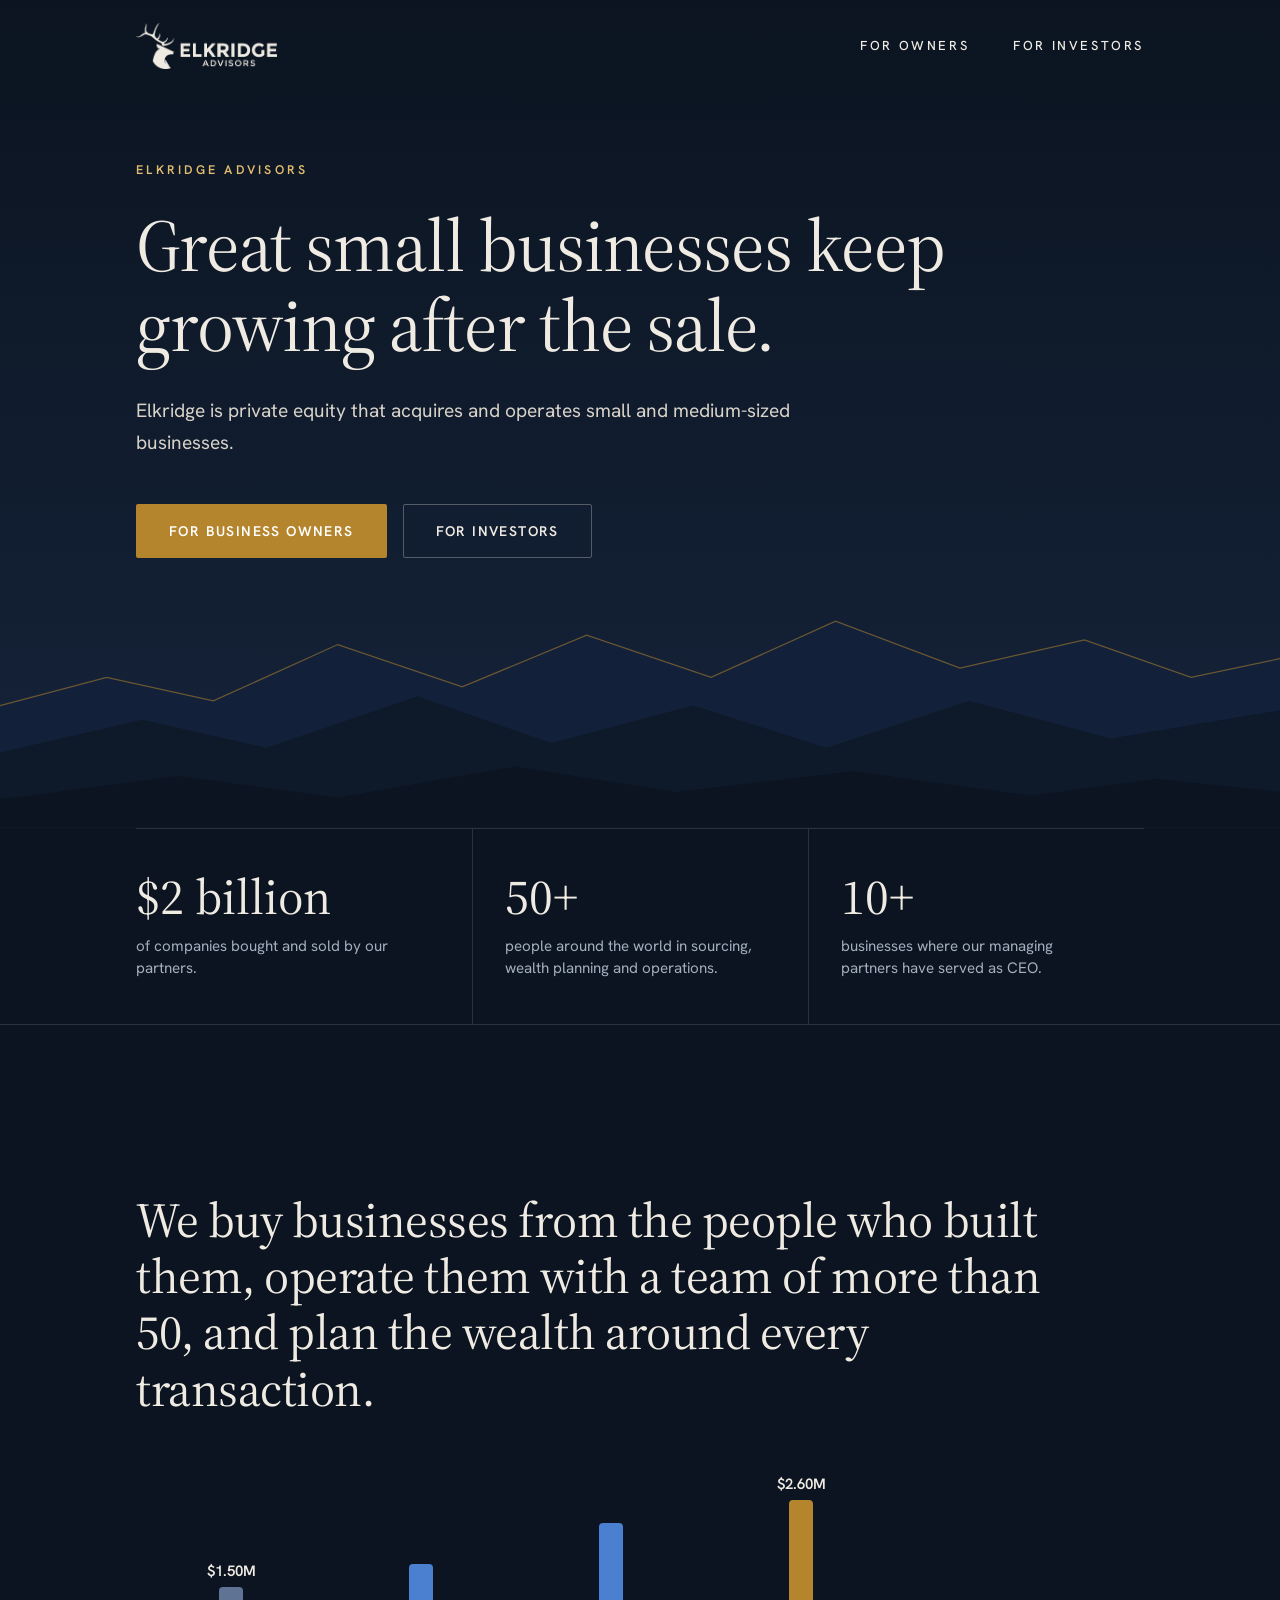
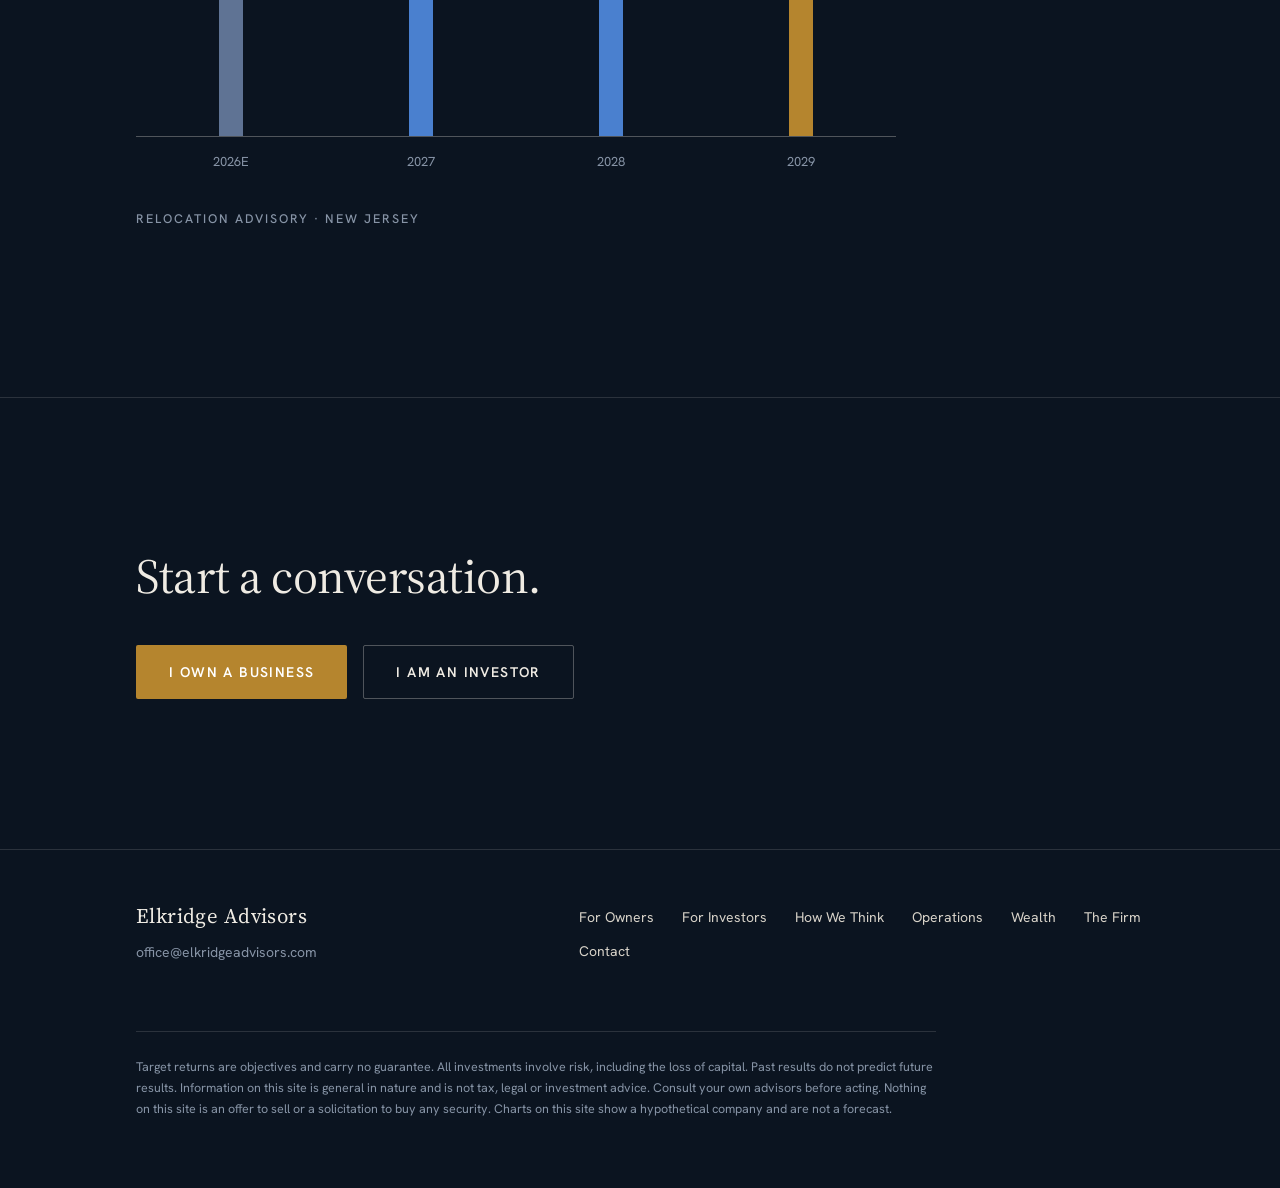
<file: index.html>
<!DOCTYPE html>
<html lang="en">
<head>
<meta charset="utf-8">
<meta name="viewport" content="width=device-width, initial-scale=1">
<meta name="robots" content="noindex, nofollow">
<title>Elkridge Advisors</title>
<meta name="description" content="Elkridge is private equity that acquires and operates small and medium-sized businesses.">
<link rel="icon" type="image/png" href="assets/elkridge-mark.png">
<link rel="preconnect" href="https://fonts.googleapis.com"><link rel="preconnect" href="https://fonts.gstatic.com" crossorigin><link href="https://fonts.googleapis.com/css2?family=Hanken+Grotesk:wght@400;500;600&family=Source+Serif+4:opsz,wght@8..60,400;8..60,600&display=swap" rel="stylesheet">
<script>document.documentElement.className += ' js';</script>
<link rel="stylesheet" href="style.css">
</head>
<body>

<header class="site-header">
  <div class="wrap">
    <a class="brand" href="index.html" aria-label="Elkridge Advisors home"><img src="assets/elkridge-mark-ivory.png" alt="Elkridge Advisors" width="301" height="98"></a>
    <nav class="nav" aria-label="Primary">
      <a href="owners.html">For Owners</a>
      <a href="investors.html">For Investors</a>
    </nav>
  </div>
</header>

<main>
<section class="hero">
  <div class="wrap">
    <p class="eyebrow">Elkridge Advisors</p>
    <h1>Great small businesses keep growing after the sale.</h1>
    <p class="lede">Elkridge is private equity that acquires and operates small and medium-sized businesses.</p>
    <div class="doors"><a class="btn btn-gold" href="owners.html">For business owners</a><a class="btn btn-line" href="investors.html">For investors</a></div>
  </div>
  <svg class="ridges" viewBox="0 0 1440 300" preserveAspectRatio="none" aria-hidden="true" focusable="false">
    <path d="M0 170 L120 140 L240 165 L380 105 L520 150 L660 95 L800 140 L940 80 L1080 130 L1220 100 L1340 140 L1440 120 V300 H0 Z" fill="#12203a" fill-opacity=".85"/>
    <path d="M0 170 L120 140 L240 165 L380 105 L520 150 L660 95 L800 140 L940 80 L1080 130 L1220 100 L1340 140 L1440 120" fill="none" stroke="#b5852e" stroke-opacity=".55" stroke-width="1.2" vector-effect="non-scaling-stroke"/>
    <path d="M0 220 L160 185 L300 215 L470 160 L620 210 L780 170 L930 215 L1090 165 L1250 205 L1440 175 V300 H0 Z" fill="#0e192a"/>
    <path d="M0 270 L200 245 L380 268 L580 235 L760 262 L960 240 L1160 266 L1300 248 L1440 262 V300 H0 Z" fill="#0b1420"/>
  </svg>
</section>

<section class="facts-band">
  <div class="wrap reveal">
    <div class="facts">
      <div class="fact"><p class="num">$2 billion</p><p class="label">of companies bought and sold by our partners.</p></div>
      <div class="fact"><p class="num">50+</p><p class="label">people around the world in sourcing, wealth planning and operations.</p></div>
      <div class="fact"><p class="num">10+</p><p class="label">businesses where our managing partners have served as CEO.</p></div>
    </div>
  </div>
</section>

<section class="block" id="firm">
  <div class="wrap reveal">
    <h2>We buy businesses from the people who built them, operate them with a team of more than 50, and plan the wealth around every transaction.</h2>
    <div class="mchart"><div class="mbars" style="grid-template-columns:repeat(4,minmax(0,1fr))" role="img" aria-label="EBITDA from $1.50M in 2026E to $2.60M in 2029"><div class="mcol"><span class="mval">$1.50M</span><div class="bar base0" style="height:57.7%"></div><span class="myr">2026E</span></div><div class="mcol"><span class="mval">&nbsp;</span><div class="bar" style="height:66.6%"></div><span class="myr">2027</span></div><div class="mcol"><span class="mval">&nbsp;</span><div class="bar" style="height:82.2%"></div><span class="myr">2028</span></div><div class="mcol"><span class="mval">$2.60M</span><div class="bar last" style="height:100.0%"></div><span class="myr">2029</span></div></div></div>
    <p class="marg">Relocation advisory &middot; New Jersey</p>
  </div>
</section>

<section class="close" id="contact">
  <div class="wrap reveal">
    <h2>Start a conversation.</h2>
    <div class="doors"><a class="btn btn-gold" href="mailto:office@elkridgeadvisors.com?subject=Business%20owner%20inquiry">I own a business</a><a class="btn btn-line" href="mailto:office@elkridgeadvisors.com?subject=Investor%20inquiry">I am an investor</a></div>
  </div>
</section>
</main>

<footer>
  <div class="wrap">
    <div>
      <p class="wordmark">Elkridge Advisors</p>
      <p>office@elkridgeadvisors.com</p>
    </div>
    <div class="links">
      <a href="owners.html">For Owners</a>
      <a href="investors.html">For Investors</a>
      <a href="approach.html">How We Think</a>
      <a href="operations.html">Operations</a>
      <a href="wealth.html">Wealth</a>
      <a href="index.html#firm">The Firm</a>
      <a href="index.html#contact">Contact</a>
    </div>
    <p class="fine">Target returns are objectives and carry no guarantee. All investments involve risk, including the loss of capital. Past results do not predict future results. Information on this site is general in nature and is not tax, legal or investment advice. Consult your own advisors before acting. Nothing on this site is an offer to sell or a solicitation to buy any security. Charts on this site show a hypothetical company and are not a forecast.</p>
  </div>
</footer>

<script>
(function () {
  var els = document.querySelectorAll('.reveal');
  if (!('IntersectionObserver' in window)) { for (var i = 0; i < els.length; i++) els[i].className += ' in'; return; }
  var io = new IntersectionObserver(function (entries) {
    entries.forEach(function (e) { if (e.isIntersecting) { e.target.className += ' in'; io.unobserve(e.target); } });
  }, { threshold: 0.12 });
  for (var j = 0; j < els.length; j++) io.observe(els[j]);
})();
</script>
</body>
</html>
</file>
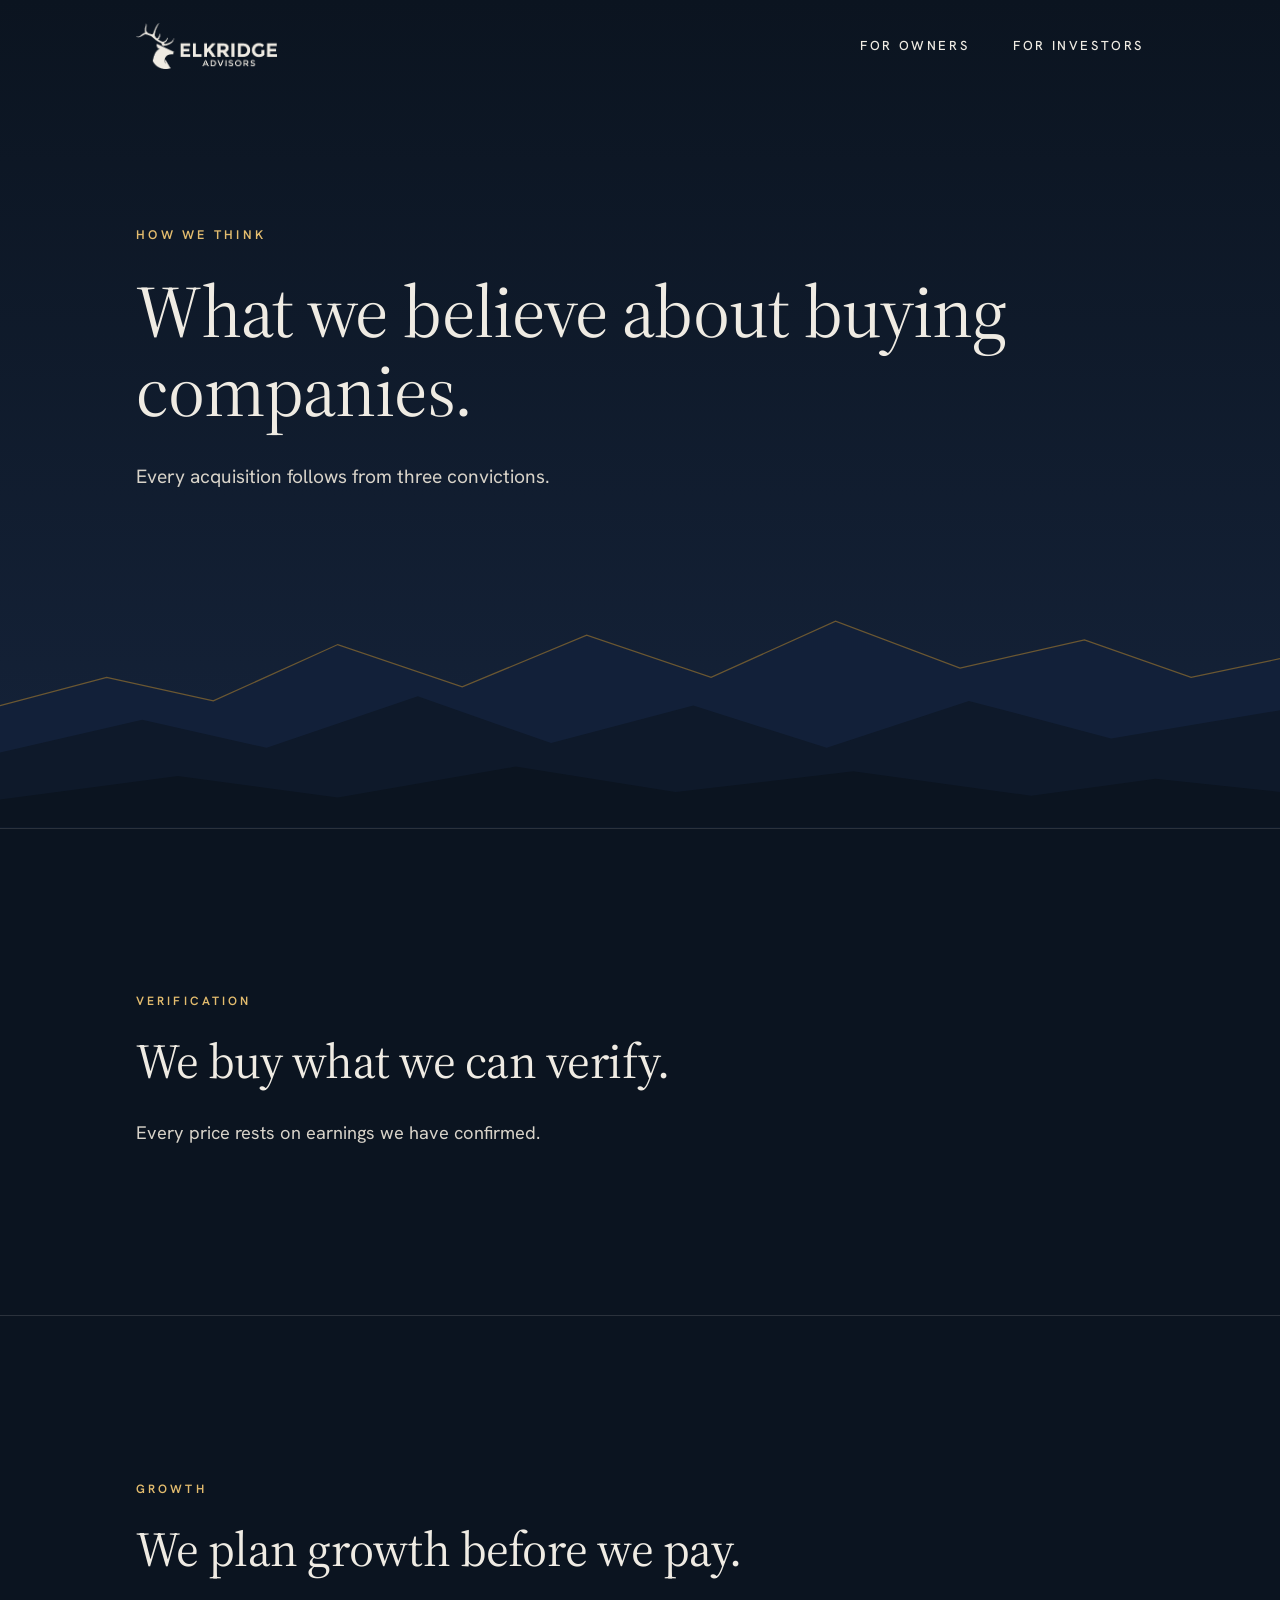
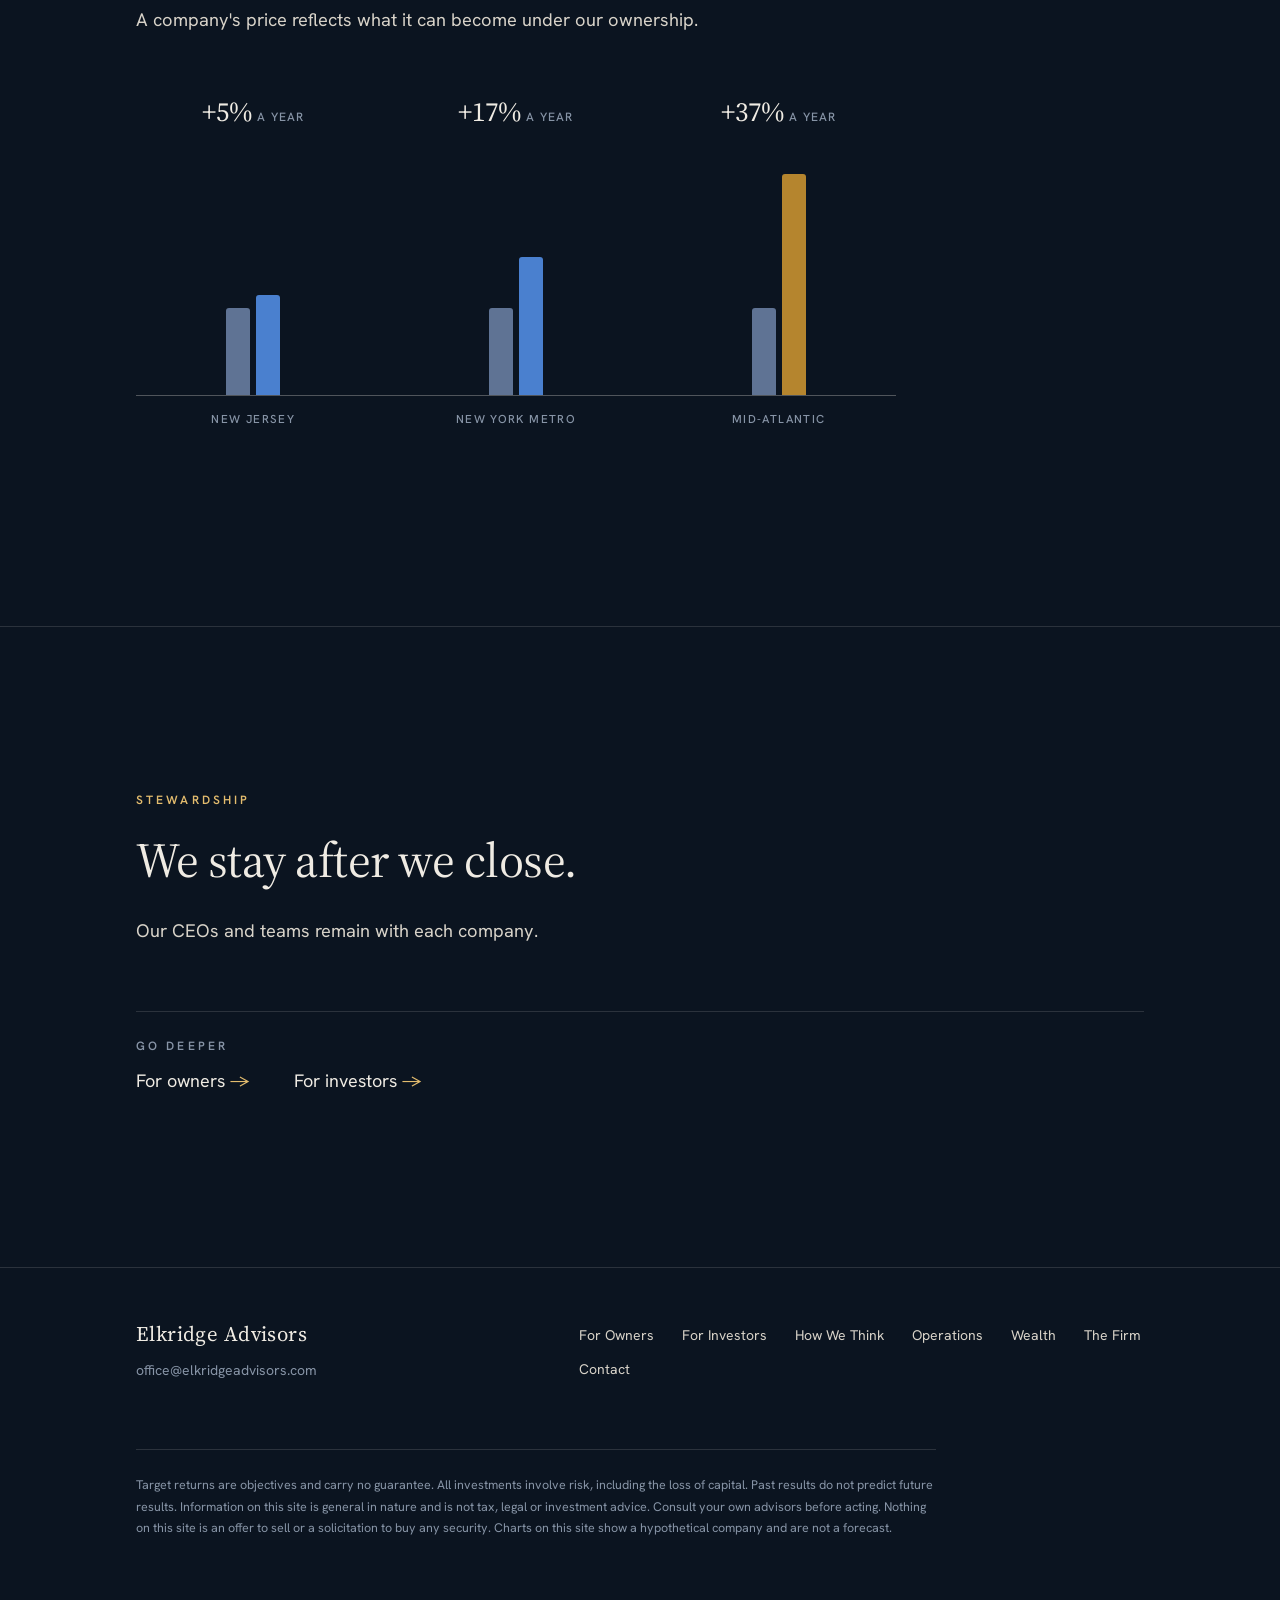
<file: approach.html>
<!DOCTYPE html>
<html lang="en">
<head>
<meta charset="utf-8">
<meta name="viewport" content="width=device-width, initial-scale=1">
<meta name="robots" content="noindex, nofollow">
<title>How We Think - Elkridge Advisors</title>
<meta name="description" content="What Elkridge believes about buying companies.">
<link rel="icon" type="image/png" href="assets/elkridge-mark.png">
<link rel="preconnect" href="https://fonts.googleapis.com"><link rel="preconnect" href="https://fonts.gstatic.com" crossorigin><link href="https://fonts.googleapis.com/css2?family=Hanken+Grotesk:wght@400;500;600&family=Source+Serif+4:opsz,wght@8..60,400;8..60,600&display=swap" rel="stylesheet">
<script>document.documentElement.className += ' js';</script>
<link rel="stylesheet" href="style.css">
</head>
<body>

<header class="site-header">
  <div class="wrap">
    <a class="brand" href="index.html" aria-label="Elkridge Advisors home"><img src="assets/elkridge-mark-ivory.png" alt="Elkridge Advisors" width="301" height="98"></a>
    <nav class="nav" aria-label="Primary">
      <a href="owners.html">For Owners</a>
      <a href="investors.html">For Investors</a>
    </nav>
  </div>
</header>

<main>
<section class="hero">
  <div class="wrap">
    <p class="eyebrow">How we think</p>
    <h1>What we believe about buying companies.</h1>
    <p class="lede">Every acquisition follows from three convictions.</p>
  </div>
  <svg class="ridges" viewBox="0 0 1440 300" preserveAspectRatio="none" aria-hidden="true" focusable="false">
    <path d="M0 170 L120 140 L240 165 L380 105 L520 150 L660 95 L800 140 L940 80 L1080 130 L1220 100 L1340 140 L1440 120 V300 H0 Z" fill="#12203a" fill-opacity=".85"/>
    <path d="M0 170 L120 140 L240 165 L380 105 L520 150 L660 95 L800 140 L940 80 L1080 130 L1220 100 L1340 140 L1440 120" fill="none" stroke="#b5852e" stroke-opacity=".55" stroke-width="1.2" vector-effect="non-scaling-stroke"/>
    <path d="M0 220 L160 185 L300 215 L470 160 L620 210 L780 170 L930 215 L1090 165 L1250 205 L1440 175 V300 H0 Z" fill="#0e192a"/>
    <path d="M0 270 L200 245 L380 268 L580 235 L760 262 L960 240 L1160 266 L1300 248 L1440 262 V300 H0 Z" fill="#0b1420"/>
  </svg>
</section>

<section class="block">
  <div class="wrap reveal">
    <p class="kicker">Verification</p>
    <h2>We buy what we can verify.</h2>
    <p class="intro">Every price rests on earnings we have confirmed.</p>
  </div>
</section>

<section class="block">
  <div class="wrap reveal">
    <p class="kicker">Growth</p>
    <h2>We plan growth before we pay.</h2>
    <p class="intro">A company's price reflects what it can become under our ownership.</p>
    <div class="mchart"><div class="gchart" style="grid-template-columns:repeat(3,minmax(0,1fr))" role="img" aria-label="Revenue growth by region"><div class="grp"><span class="gtop">+5%<small> a year</small></span><div class="gbar" style="height:35.7%;background:#5f7394"></div><div class="gbar" style="height:41.3%;background:#4a80cf"></div><span class="glab">New Jersey</span></div><div class="grp"><span class="gtop">+17%<small> a year</small></span><div class="gbar" style="height:35.7%;background:#5f7394"></div><div class="gbar" style="height:56.7%;background:#4a80cf"></div><span class="glab">New York metro</span></div><div class="grp"><span class="gtop">+37%<small> a year</small></span><div class="gbar" style="height:35.7%;background:#5f7394"></div><div class="gbar" style="height:91.1%;background:#b5852e"></div><span class="glab">Mid-Atlantic</span></div></div></div>
  </div>
</section>

<section class="block">
  <div class="wrap reveal">
    <p class="kicker">Stewardship</p>
    <h2>We stay after we close.</h2>
    <p class="intro">Our CEOs and teams remain with each company.</p>
    <div class="deeper"><span>Go deeper</span><a href="owners.html">For owners</a><a href="investors.html">For investors</a></div>
  </div>
</section>
</main>

<footer>
  <div class="wrap">
    <div>
      <p class="wordmark">Elkridge Advisors</p>
      <p>office@elkridgeadvisors.com</p>
    </div>
    <div class="links">
      <a href="owners.html">For Owners</a>
      <a href="investors.html">For Investors</a>
      <a href="approach.html">How We Think</a>
      <a href="operations.html">Operations</a>
      <a href="wealth.html">Wealth</a>
      <a href="index.html#firm">The Firm</a>
      <a href="index.html#contact">Contact</a>
    </div>
    <p class="fine">Target returns are objectives and carry no guarantee. All investments involve risk, including the loss of capital. Past results do not predict future results. Information on this site is general in nature and is not tax, legal or investment advice. Consult your own advisors before acting. Nothing on this site is an offer to sell or a solicitation to buy any security. Charts on this site show a hypothetical company and are not a forecast.</p>
  </div>
</footer>

<script>
(function () {
  var els = document.querySelectorAll('.reveal');
  if (!('IntersectionObserver' in window)) { for (var i = 0; i < els.length; i++) els[i].className += ' in'; return; }
  var io = new IntersectionObserver(function (entries) {
    entries.forEach(function (e) { if (e.isIntersecting) { e.target.className += ' in'; io.unobserve(e.target); } });
  }, { threshold: 0.12 });
  for (var j = 0; j < els.length; j++) io.observe(els[j]);
})();
</script>
</body>
</html>
</file>
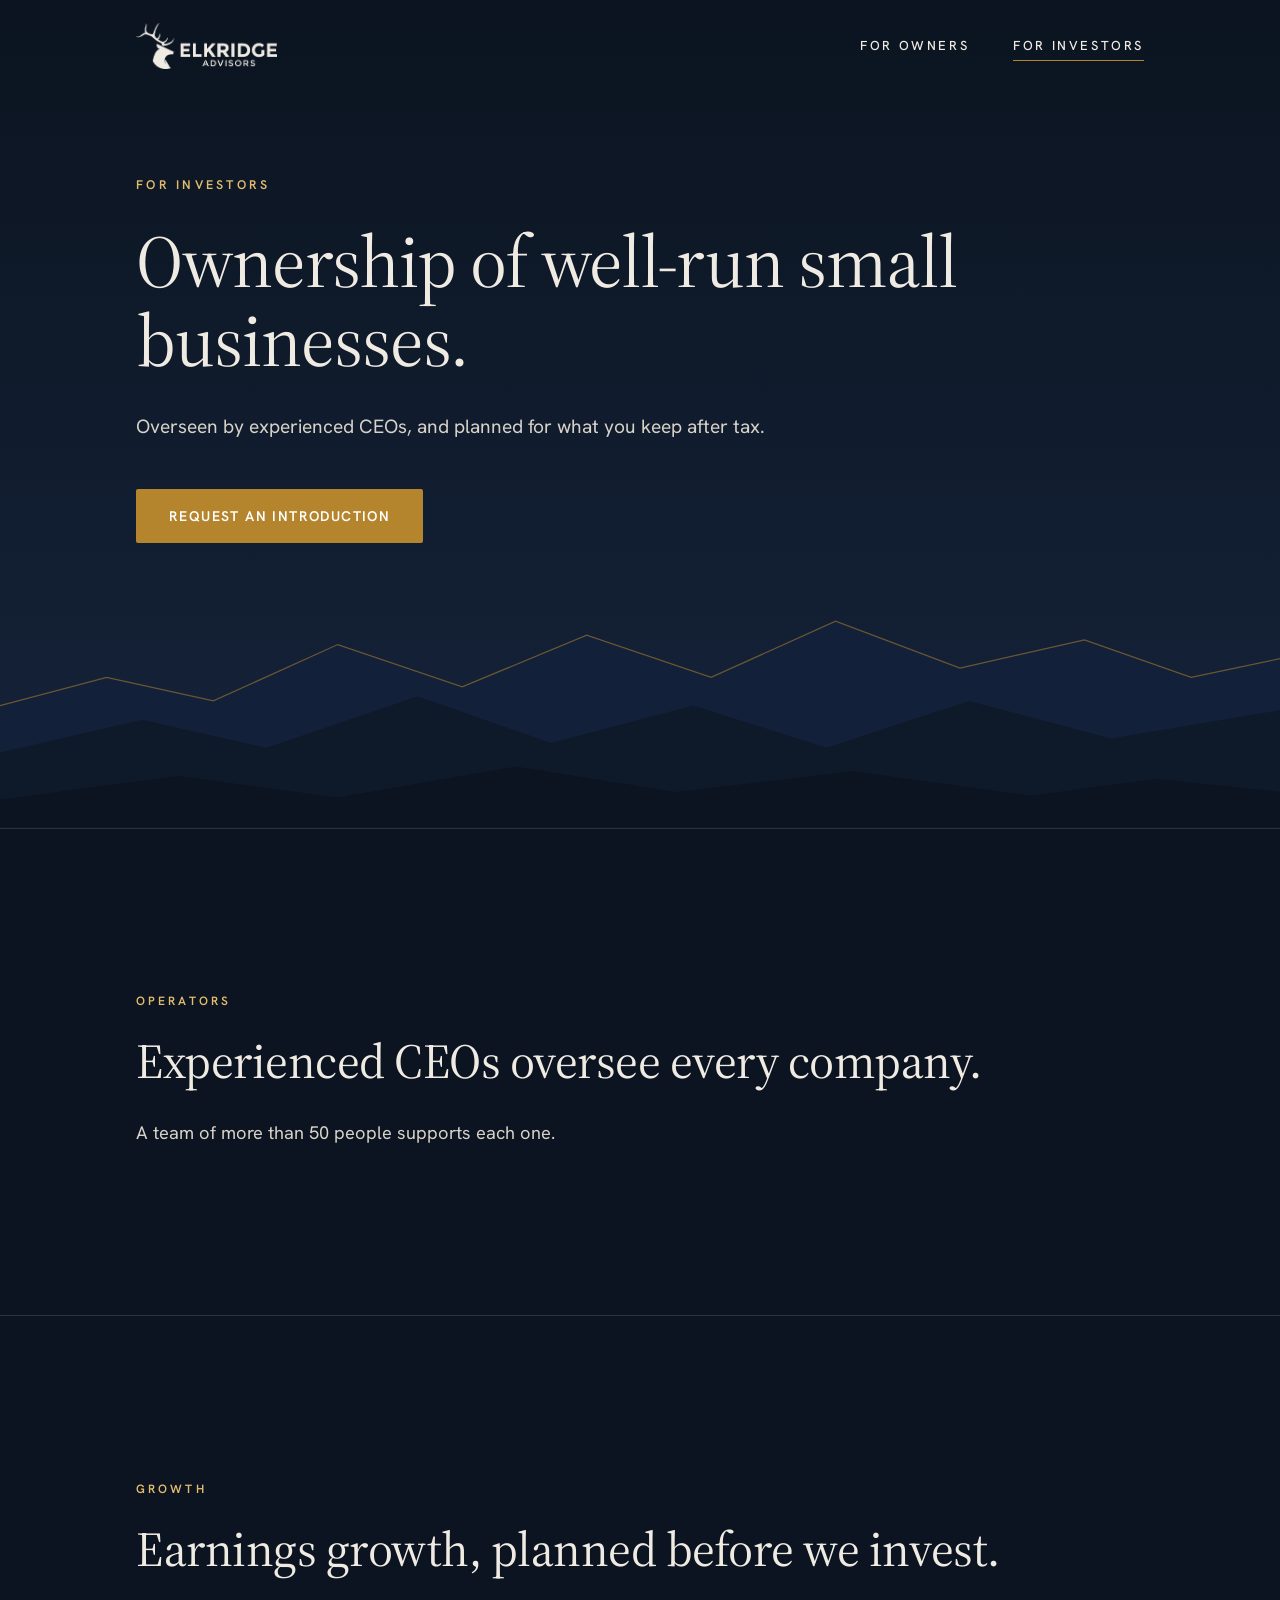
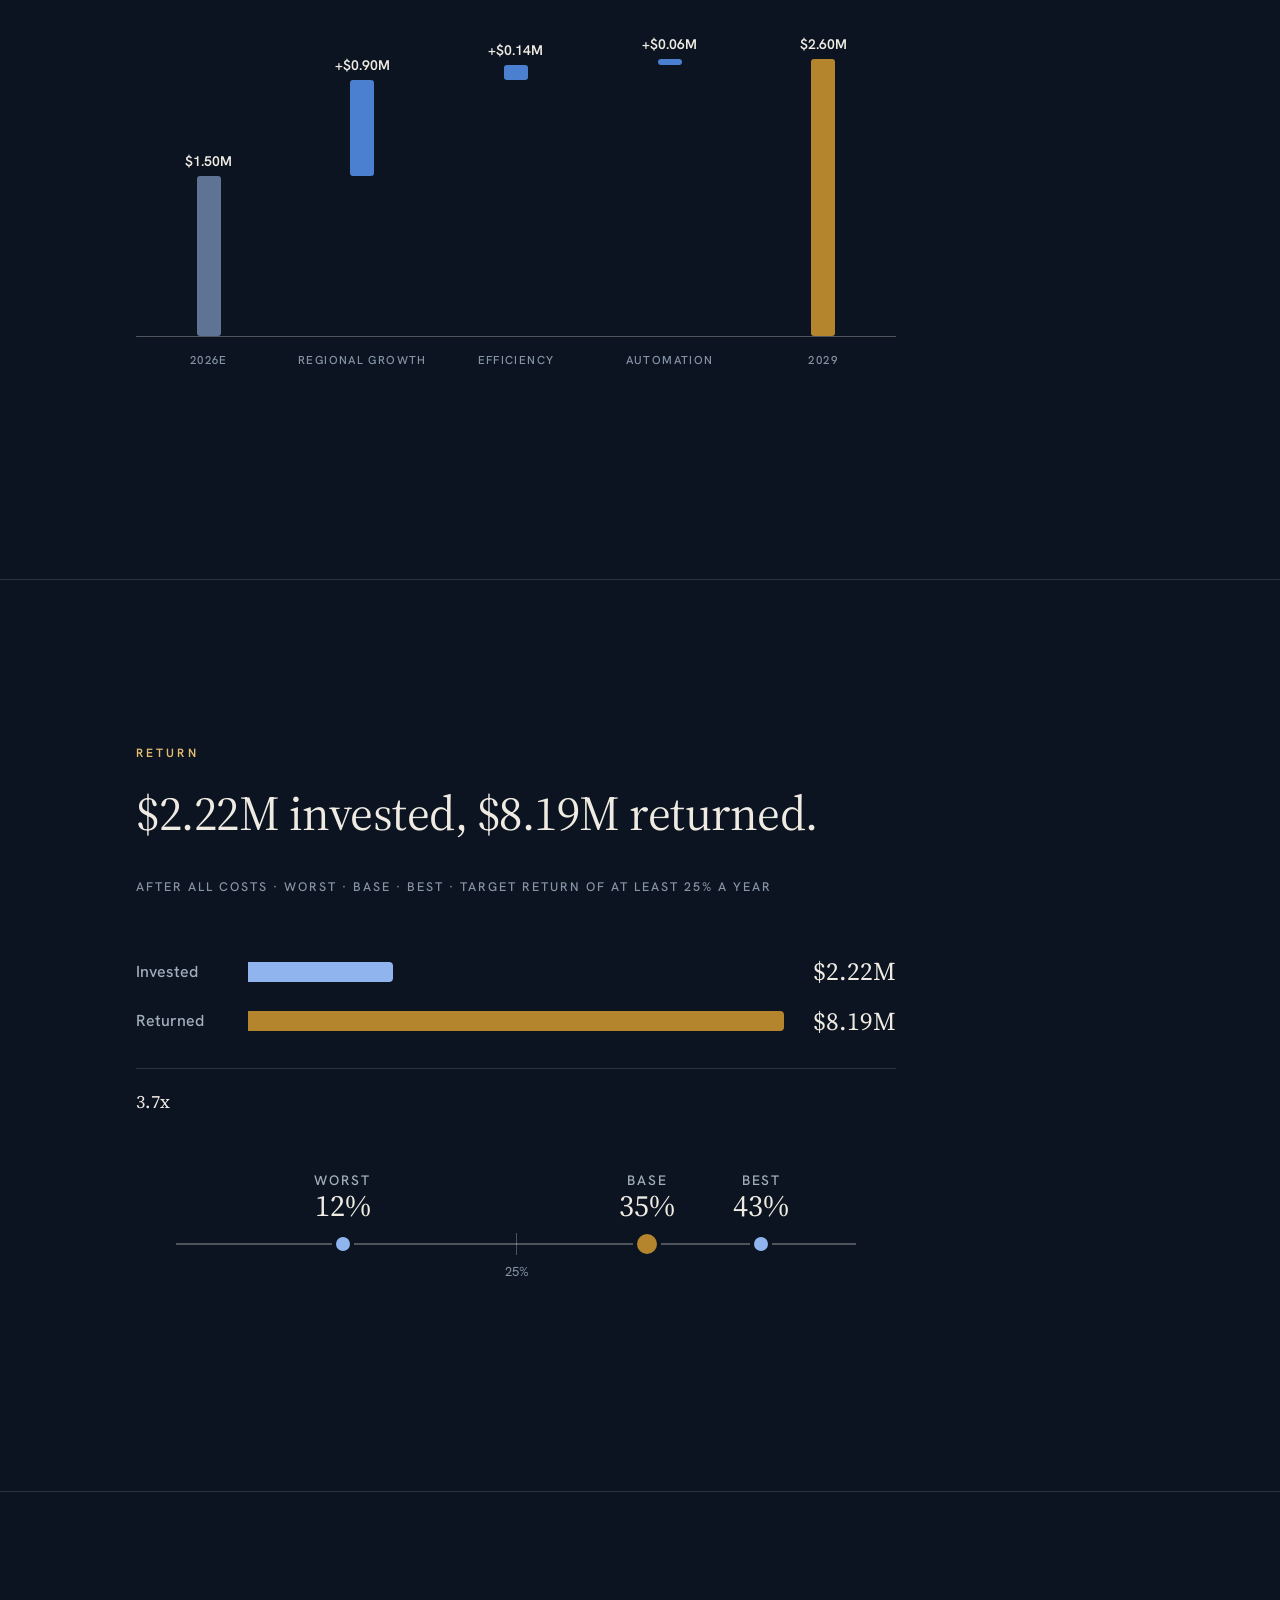
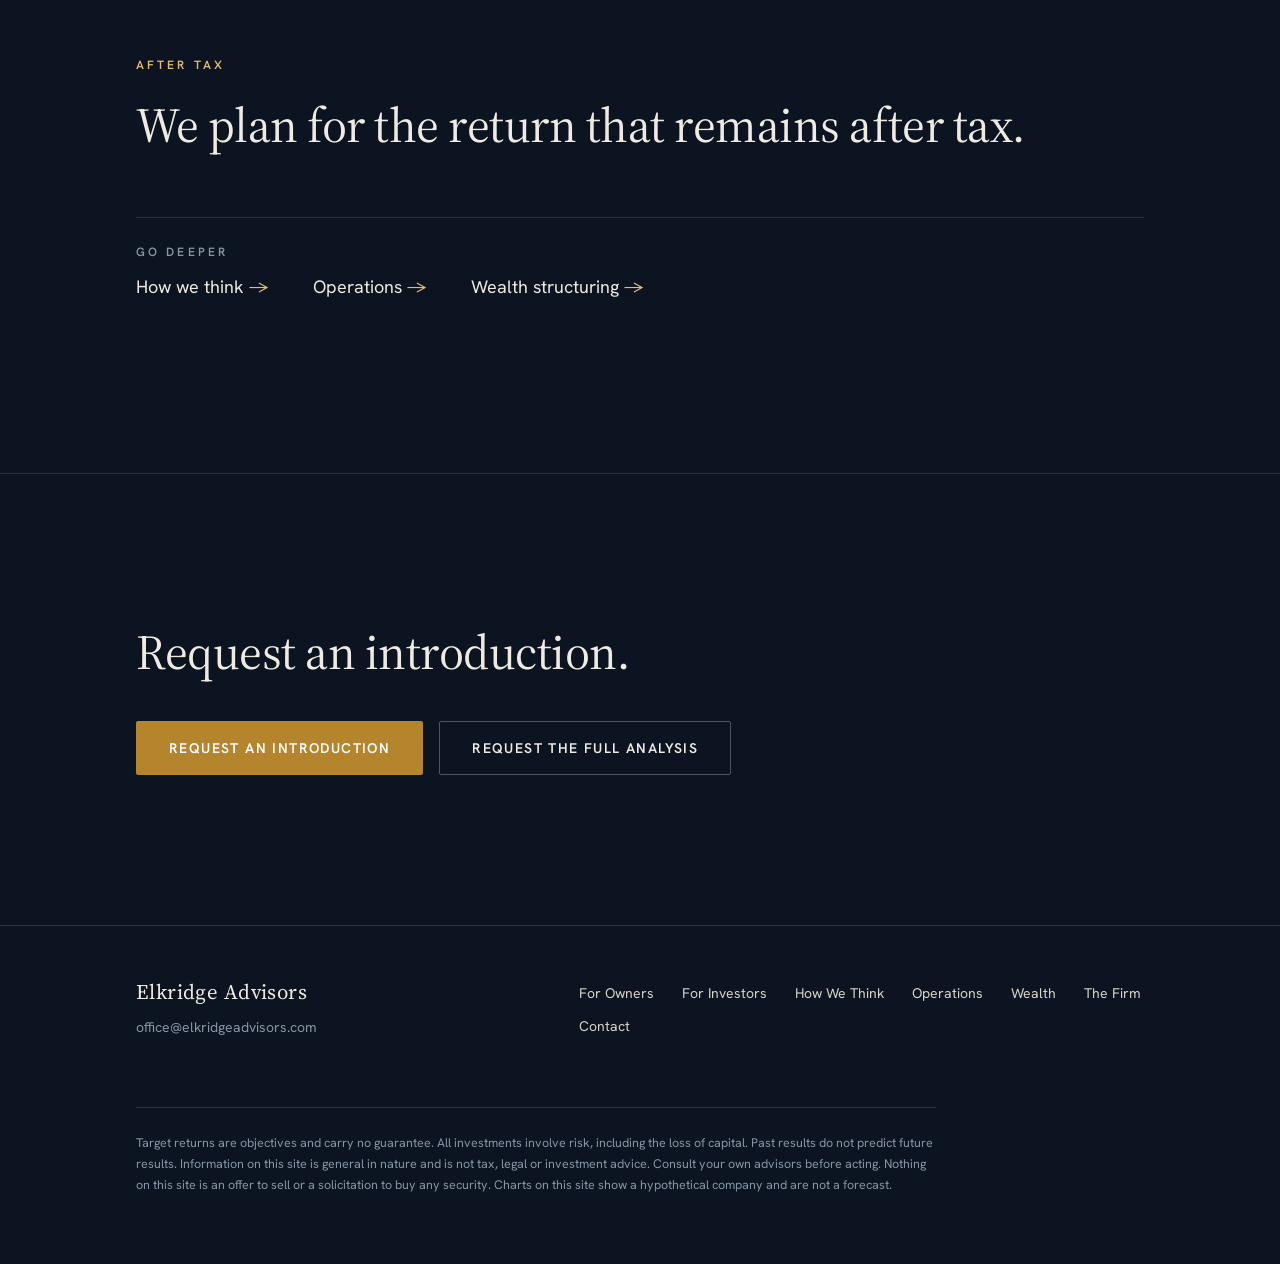
<file: investors.html>
<!DOCTYPE html>
<html lang="en">
<head>
<meta charset="utf-8">
<meta name="viewport" content="width=device-width, initial-scale=1">
<meta name="robots" content="noindex, nofollow">
<title>For Investors - Elkridge Advisors</title>
<meta name="description" content="Ownership of well-run small businesses, overseen by experienced CEOs.">
<link rel="icon" type="image/png" href="assets/elkridge-mark.png">
<link rel="preconnect" href="https://fonts.googleapis.com"><link rel="preconnect" href="https://fonts.gstatic.com" crossorigin><link href="https://fonts.googleapis.com/css2?family=Hanken+Grotesk:wght@400;500;600&family=Source+Serif+4:opsz,wght@8..60,400;8..60,600&display=swap" rel="stylesheet">
<script>document.documentElement.className += ' js';</script>
<link rel="stylesheet" href="style.css">
</head>
<body>

<header class="site-header">
  <div class="wrap">
    <a class="brand" href="index.html" aria-label="Elkridge Advisors home"><img src="assets/elkridge-mark-ivory.png" alt="Elkridge Advisors" width="301" height="98"></a>
    <nav class="nav" aria-label="Primary">
      <a href="owners.html">For Owners</a>
      <a href="investors.html" aria-current="page">For Investors</a>
    </nav>
  </div>
</header>

<main>
<section class="hero">
  <div class="wrap">
    <p class="eyebrow">For investors</p>
    <h1>Ownership of well-run small businesses.</h1>
    <p class="lede">Overseen by experienced CEOs, and planned for what you keep after tax.</p>
    <div class="doors"><a class="btn btn-gold" href="mailto:office@elkridgeadvisors.com?subject=Investor%20inquiry">Request an introduction</a></div>
  </div>
  <svg class="ridges" viewBox="0 0 1440 300" preserveAspectRatio="none" aria-hidden="true" focusable="false">
    <path d="M0 170 L120 140 L240 165 L380 105 L520 150 L660 95 L800 140 L940 80 L1080 130 L1220 100 L1340 140 L1440 120 V300 H0 Z" fill="#12203a" fill-opacity=".85"/>
    <path d="M0 170 L120 140 L240 165 L380 105 L520 150 L660 95 L800 140 L940 80 L1080 130 L1220 100 L1340 140 L1440 120" fill="none" stroke="#b5852e" stroke-opacity=".55" stroke-width="1.2" vector-effect="non-scaling-stroke"/>
    <path d="M0 220 L160 185 L300 215 L470 160 L620 210 L780 170 L930 215 L1090 165 L1250 205 L1440 175 V300 H0 Z" fill="#0e192a"/>
    <path d="M0 270 L200 245 L380 268 L580 235 L760 262 L960 240 L1160 266 L1300 248 L1440 262 V300 H0 Z" fill="#0b1420"/>
  </svg>
</section>

<section class="block">
  <div class="wrap reveal">
    <p class="kicker">Operators</p>
    <h2>Experienced CEOs oversee every company.</h2>
    <p class="intro">A team of more than 50 people supports each one.</p>
  </div>
</section>

<section class="block">
  <div class="wrap reveal">
    <p class="kicker">Growth</p>
    <h2>Earnings growth, planned before we invest.</h2>
    <div class="mchart"><div class="wf" role="img" aria-label="EBITDA bridge from $1.50M to $2.60M"><div class="wcol"><span class="wval" style="bottom:calc(53.6% + 8px)">$1.50M</span><div class="wbar t0" style="bottom:0.0%;height:53.6%"></div><span class="wlab">2026E</span></div><div class="wcol"><span class="wval" style="bottom:calc(85.6% + 8px)">+$0.90M</span><div class="wbar " style="bottom:53.6%;height:32.0%"></div><span class="wlab">Regional growth</span></div><div class="wcol"><span class="wval" style="bottom:calc(90.5% + 8px)">+$0.14M</span><div class="wbar " style="bottom:85.6%;height:4.9%"></div><span class="wlab">Efficiency</span></div><div class="wcol"><span class="wval" style="bottom:calc(92.8% + 8px)">+$0.06M</span><div class="wbar " style="bottom:90.5%;height:2.3%"></div><span class="wlab">Automation</span></div><div class="wcol"><span class="wval" style="bottom:calc(92.8% + 8px)">$2.60M</span><div class="wbar t1" style="bottom:0.0%;height:92.8%"></div><span class="wlab">2029</span></div></div></div>
  </div>
</section>

<section class="block">
  <div class="wrap reveal">
    <p class="kicker">Return</p>
    <h2>$2.22M invested, $8.19M returned.</h2>
    <p class="marg">After all costs &middot; Worst &middot; Base &middot; Best &middot; Target return of at least 25% a year</p>
    <div class="mchart" role="img" aria-label="Cash invested $2.22M and returned $8.19M"><div class="hrow"><span class="hlab">Invested</span><div class="htrack"><div class="hbar" style="width:27.1%;background:#8fb4ee"></div></div><span class="hval">$2.22M</span></div><div class="hrow"><span class="hlab">Returned</span><div class="htrack"><div class="hbar" style="width:100.0%;background:#b5852e"></div></div><span class="hval">$8.19M</span></div><p class="mmult">3.7x</p></div>
    <div class="mchart"><div class="rail" role="img" aria-label="Net annual return by case: Worst 12%, Base 35%, Best 43%"><div class="tick" style="left:50%"><span>25%</span></div><div class="dot" style="left:24.5%"><span class="dlab"><em>Worst</em><b>12%</b></span></div><div class="dot base" style="left:69.3%"><span class="dlab"><em>Base</em><b>35%</b></span></div><div class="dot" style="left:86.1%"><span class="dlab"><em>Best</em><b>43%</b></span></div></div></div>
  </div>
</section>

<section class="block">
  <div class="wrap reveal">
    <p class="kicker">After tax</p>
    <h2>We plan for the return that remains after tax.</h2>
    <div class="deeper"><span>Go deeper</span><a href="approach.html">How we think</a><a href="operations.html">Operations</a><a href="wealth.html">Wealth structuring</a></div>
  </div>
</section>

<section class="close" id="contact">
  <div class="wrap reveal">
    <h2>Request an introduction.</h2>
    <div class="doors"><a class="btn btn-gold" href="mailto:office@elkridgeadvisors.com?subject=Investor%20inquiry">Request an introduction</a><a class="btn btn-line" href="mailto:office@elkridgeadvisors.com?subject=Analysis%20request">Request the full analysis</a></div>
  </div>
</section>
</main>

<footer>
  <div class="wrap">
    <div>
      <p class="wordmark">Elkridge Advisors</p>
      <p>office@elkridgeadvisors.com</p>
    </div>
    <div class="links">
      <a href="owners.html">For Owners</a>
      <a href="investors.html">For Investors</a>
      <a href="approach.html">How We Think</a>
      <a href="operations.html">Operations</a>
      <a href="wealth.html">Wealth</a>
      <a href="index.html#firm">The Firm</a>
      <a href="index.html#contact">Contact</a>
    </div>
    <p class="fine">Target returns are objectives and carry no guarantee. All investments involve risk, including the loss of capital. Past results do not predict future results. Information on this site is general in nature and is not tax, legal or investment advice. Consult your own advisors before acting. Nothing on this site is an offer to sell or a solicitation to buy any security. Charts on this site show a hypothetical company and are not a forecast.</p>
  </div>
</footer>

<script>
(function () {
  var els = document.querySelectorAll('.reveal');
  if (!('IntersectionObserver' in window)) { for (var i = 0; i < els.length; i++) els[i].className += ' in'; return; }
  var io = new IntersectionObserver(function (entries) {
    entries.forEach(function (e) { if (e.isIntersecting) { e.target.className += ' in'; io.unobserve(e.target); } });
  }, { threshold: 0.12 });
  for (var j = 0; j < els.length; j++) io.observe(els[j]);
})();
</script>
</body>
</html>
</file>
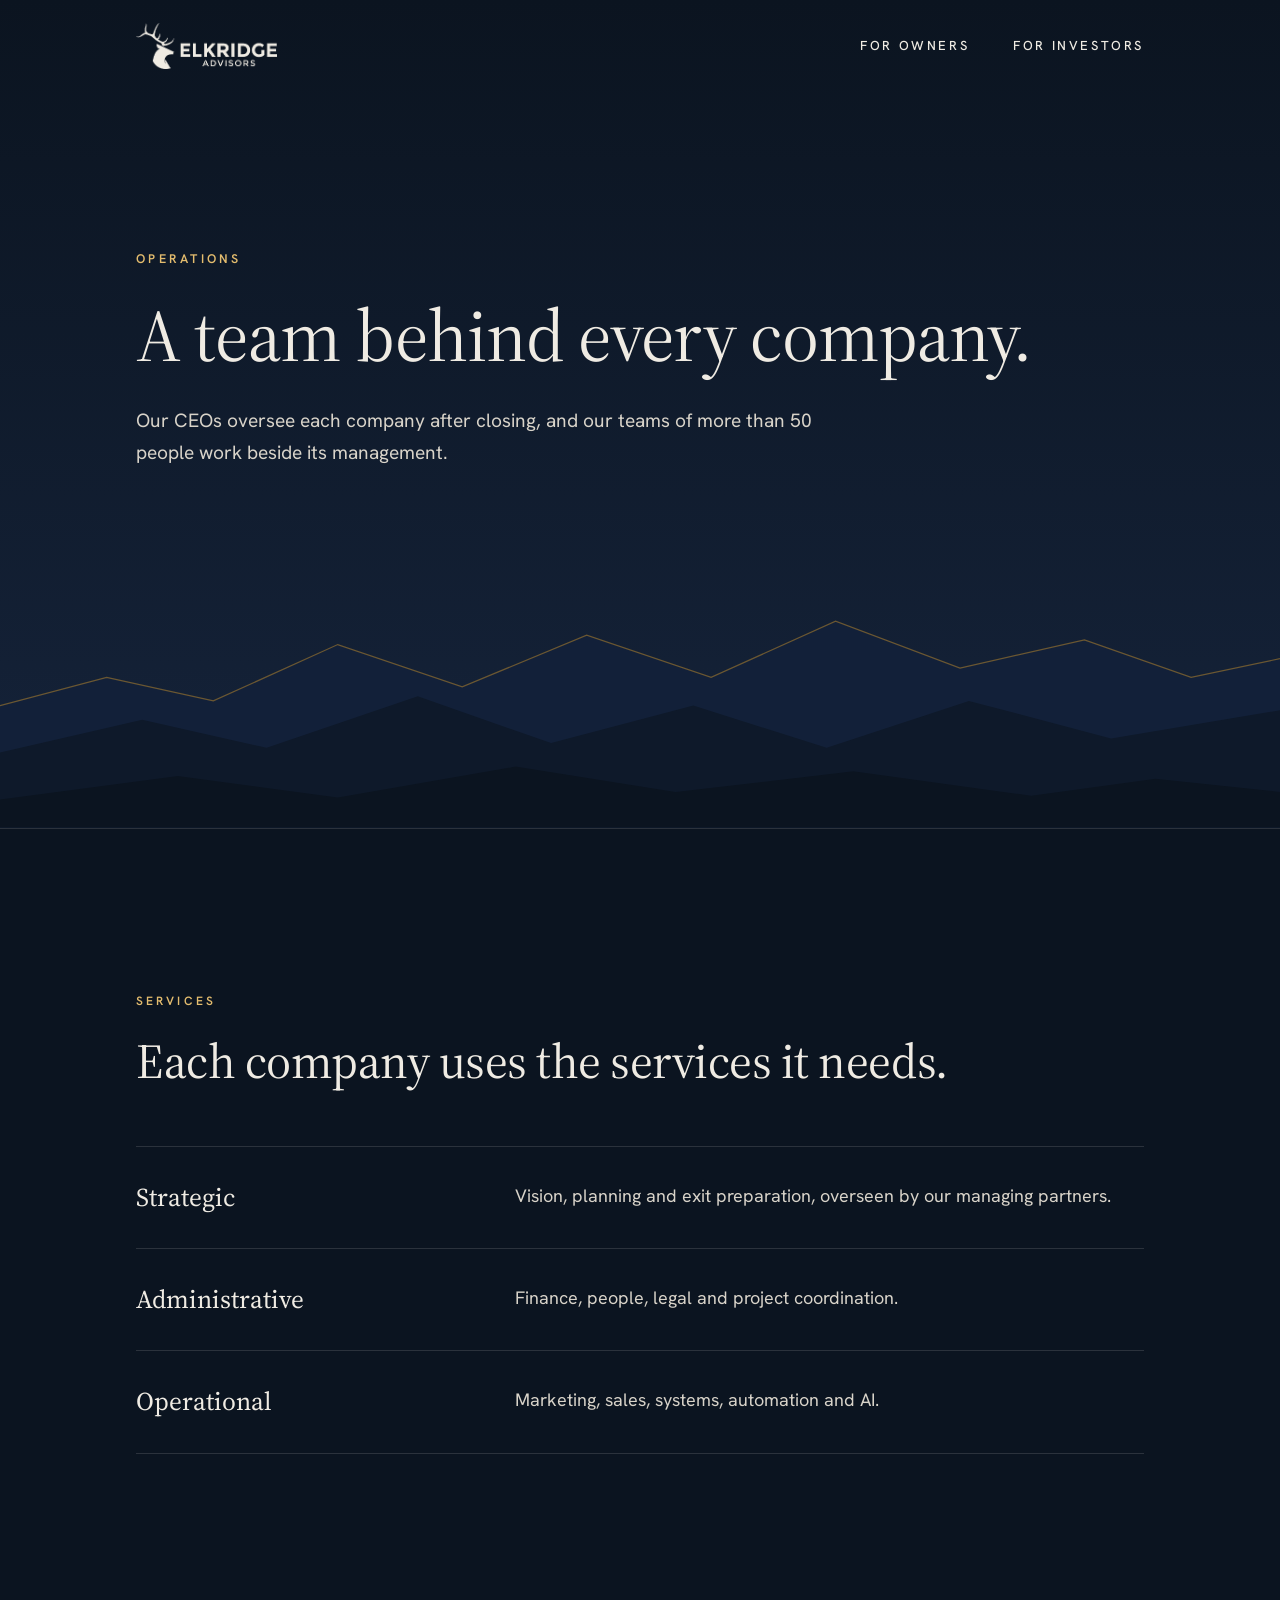
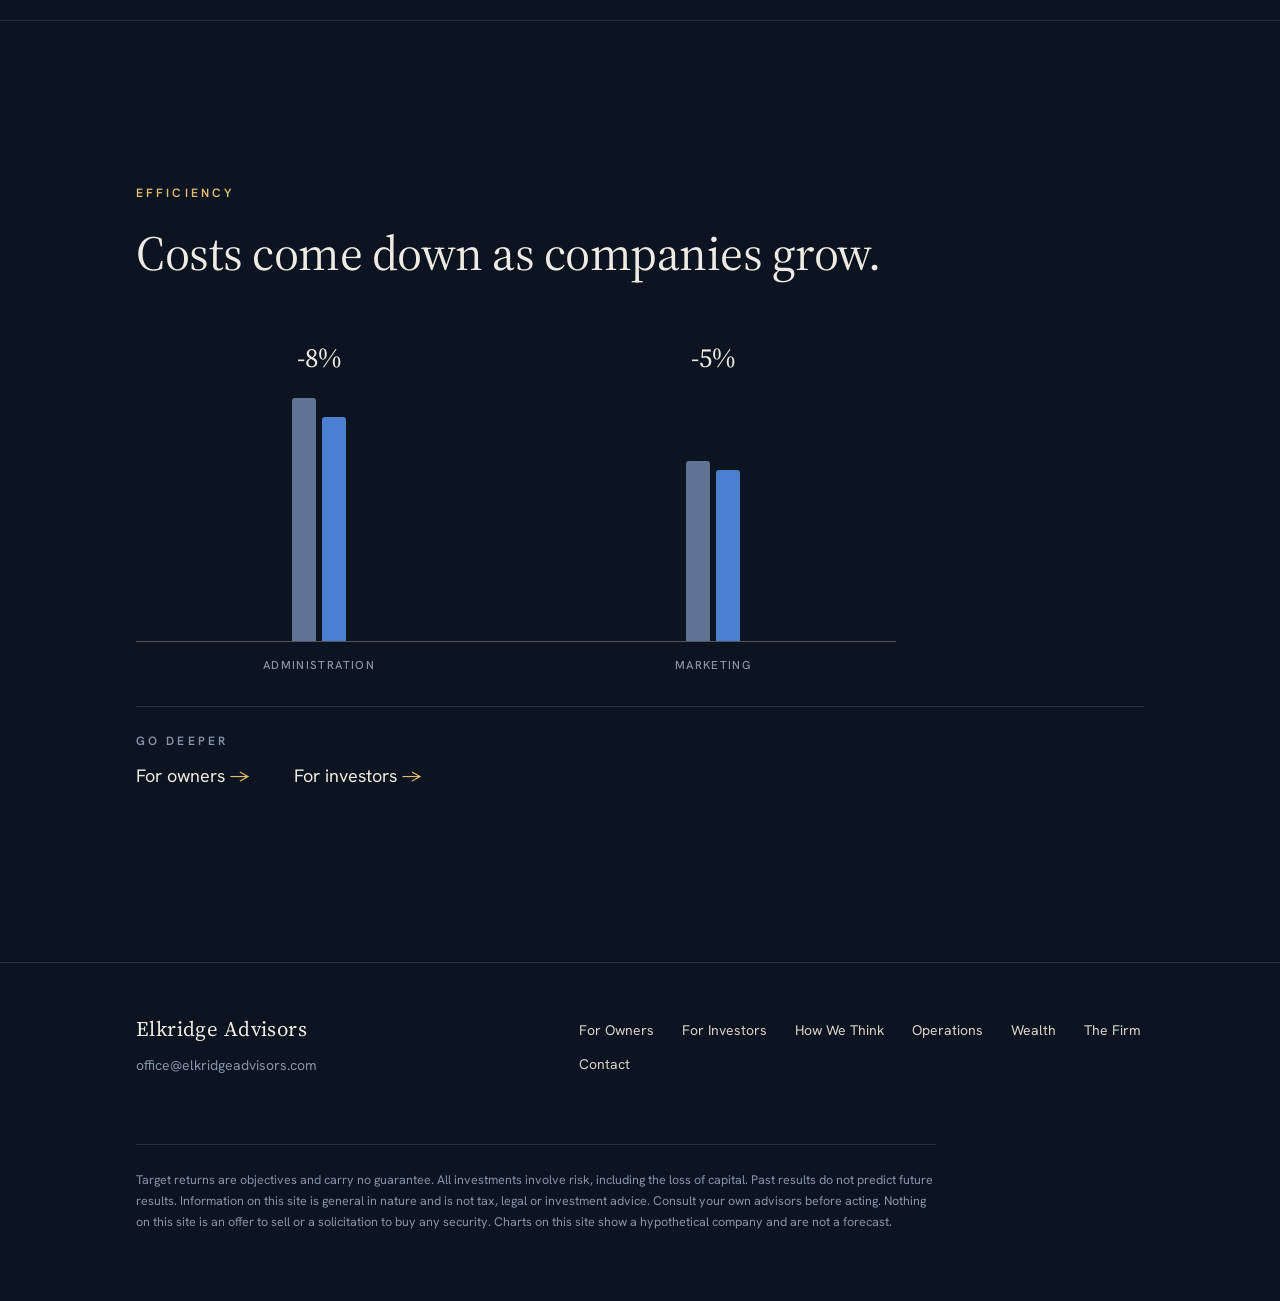
<file: operations.html>
<!DOCTYPE html>
<html lang="en">
<head>
<meta charset="utf-8">
<meta name="viewport" content="width=device-width, initial-scale=1">
<meta name="robots" content="noindex, nofollow">
<title>Operations - Elkridge Advisors</title>
<meta name="description" content="The team and services Elkridge brings to every company it acquires.">
<link rel="icon" type="image/png" href="assets/elkridge-mark.png">
<link rel="preconnect" href="https://fonts.googleapis.com"><link rel="preconnect" href="https://fonts.gstatic.com" crossorigin><link href="https://fonts.googleapis.com/css2?family=Hanken+Grotesk:wght@400;500;600&family=Source+Serif+4:opsz,wght@8..60,400;8..60,600&display=swap" rel="stylesheet">
<script>document.documentElement.className += ' js';</script>
<link rel="stylesheet" href="style.css">
</head>
<body>

<header class="site-header">
  <div class="wrap">
    <a class="brand" href="index.html" aria-label="Elkridge Advisors home"><img src="assets/elkridge-mark-ivory.png" alt="Elkridge Advisors" width="301" height="98"></a>
    <nav class="nav" aria-label="Primary">
      <a href="owners.html">For Owners</a>
      <a href="investors.html">For Investors</a>
    </nav>
  </div>
</header>

<main>
<section class="hero">
  <div class="wrap">
    <p class="eyebrow">Operations</p>
    <h1>A team behind every company.</h1>
    <p class="lede">Our CEOs oversee each company after closing, and our teams of more than 50 people work beside its management.</p>
  </div>
  <svg class="ridges" viewBox="0 0 1440 300" preserveAspectRatio="none" aria-hidden="true" focusable="false">
    <path d="M0 170 L120 140 L240 165 L380 105 L520 150 L660 95 L800 140 L940 80 L1080 130 L1220 100 L1340 140 L1440 120 V300 H0 Z" fill="#12203a" fill-opacity=".85"/>
    <path d="M0 170 L120 140 L240 165 L380 105 L520 150 L660 95 L800 140 L940 80 L1080 130 L1220 100 L1340 140 L1440 120" fill="none" stroke="#b5852e" stroke-opacity=".55" stroke-width="1.2" vector-effect="non-scaling-stroke"/>
    <path d="M0 220 L160 185 L300 215 L470 160 L620 210 L780 170 L930 215 L1090 165 L1250 205 L1440 175 V300 H0 Z" fill="#0e192a"/>
    <path d="M0 270 L200 245 L380 268 L580 235 L760 262 L960 240 L1160 266 L1300 248 L1440 262 V300 H0 Z" fill="#0b1420"/>
  </svg>
</section>

<section class="block">
  <div class="wrap reveal">
    <p class="kicker">Services</p>
    <h2>Each company uses the services it needs.</h2>
    <div class="rows">
    <div class="row">
      <h3>Strategic</h3>
      <div><p>Vision, planning and exit preparation, overseen by our managing partners.</p></div>
    </div>
    <div class="row">
      <h3>Administrative</h3>
      <div><p>Finance, people, legal and project coordination.</p></div>
    </div>
    <div class="row">
      <h3>Operational</h3>
      <div><p>Marketing, sales, systems, automation and AI.</p></div>
    </div>
    </div>
  </div>
</section>

<section class="block">
  <div class="wrap reveal">
    <p class="kicker">Efficiency</p>
    <h2>Costs come down as companies grow.</h2>
    <div class="mchart"><div class="gchart" style="grid-template-columns:repeat(2,minmax(0,1fr))" role="img" aria-label="Administration spend down 8% and marketing spend down 5%"><div class="grp"><span class="gtop">-8%</span><div class="gbar" style="height:100.0%;background:#5f7394"></div><div class="gbar" style="height:92.0%;background:#4a80cf"></div><span class="glab">Administration</span></div><div class="grp"><span class="gtop">-5%</span><div class="gbar" style="height:73.8%;background:#5f7394"></div><div class="gbar" style="height:70.1%;background:#4a80cf"></div><span class="glab">Marketing</span></div></div></div>
    <div class="deeper"><span>Go deeper</span><a href="owners.html">For owners</a><a href="investors.html">For investors</a></div>
  </div>
</section>
</main>

<footer>
  <div class="wrap">
    <div>
      <p class="wordmark">Elkridge Advisors</p>
      <p>office@elkridgeadvisors.com</p>
    </div>
    <div class="links">
      <a href="owners.html">For Owners</a>
      <a href="investors.html">For Investors</a>
      <a href="approach.html">How We Think</a>
      <a href="operations.html">Operations</a>
      <a href="wealth.html">Wealth</a>
      <a href="index.html#firm">The Firm</a>
      <a href="index.html#contact">Contact</a>
    </div>
    <p class="fine">Target returns are objectives and carry no guarantee. All investments involve risk, including the loss of capital. Past results do not predict future results. Information on this site is general in nature and is not tax, legal or investment advice. Consult your own advisors before acting. Nothing on this site is an offer to sell or a solicitation to buy any security. Charts on this site show a hypothetical company and are not a forecast.</p>
  </div>
</footer>

<script>
(function () {
  var els = document.querySelectorAll('.reveal');
  if (!('IntersectionObserver' in window)) { for (var i = 0; i < els.length; i++) els[i].className += ' in'; return; }
  var io = new IntersectionObserver(function (entries) {
    entries.forEach(function (e) { if (e.isIntersecting) { e.target.className += ' in'; io.unobserve(e.target); } });
  }, { threshold: 0.12 });
  for (var j = 0; j < els.length; j++) io.observe(els[j]);
})();
</script>
</body>
</html>
</file>
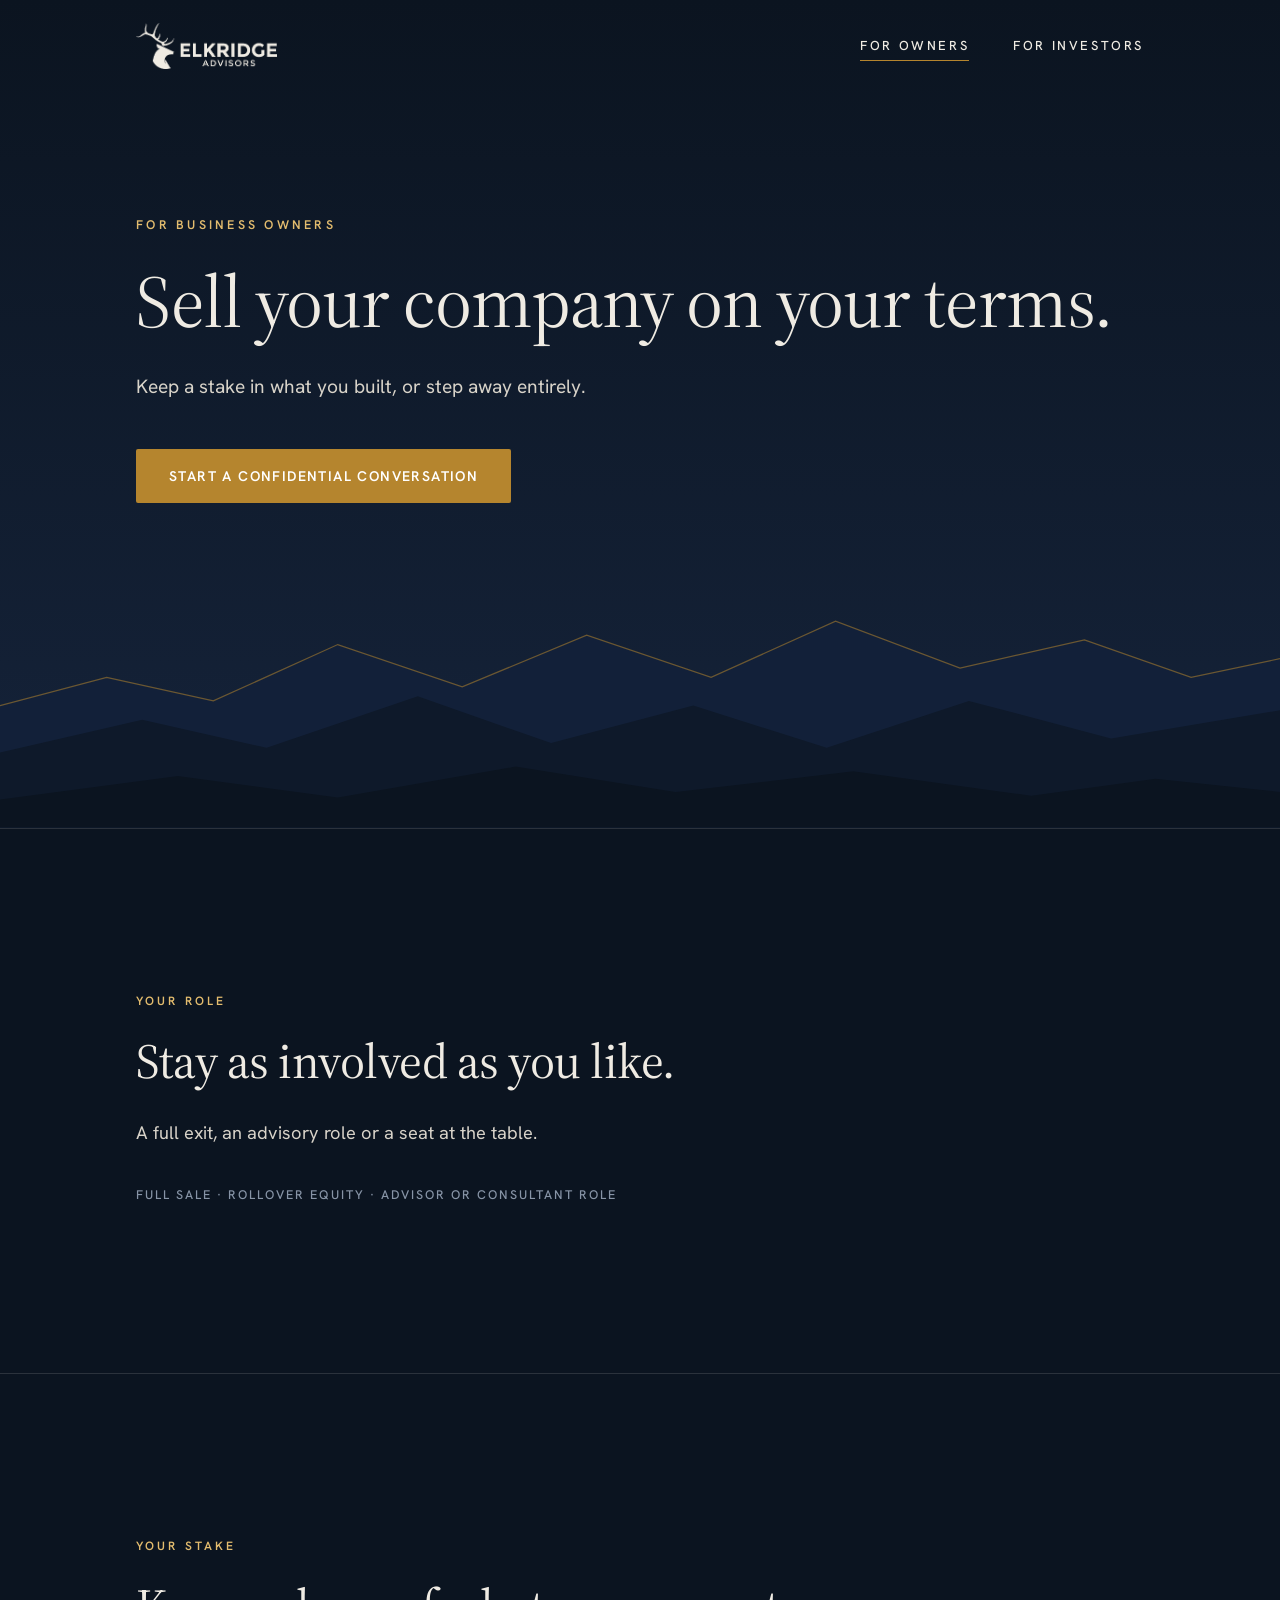
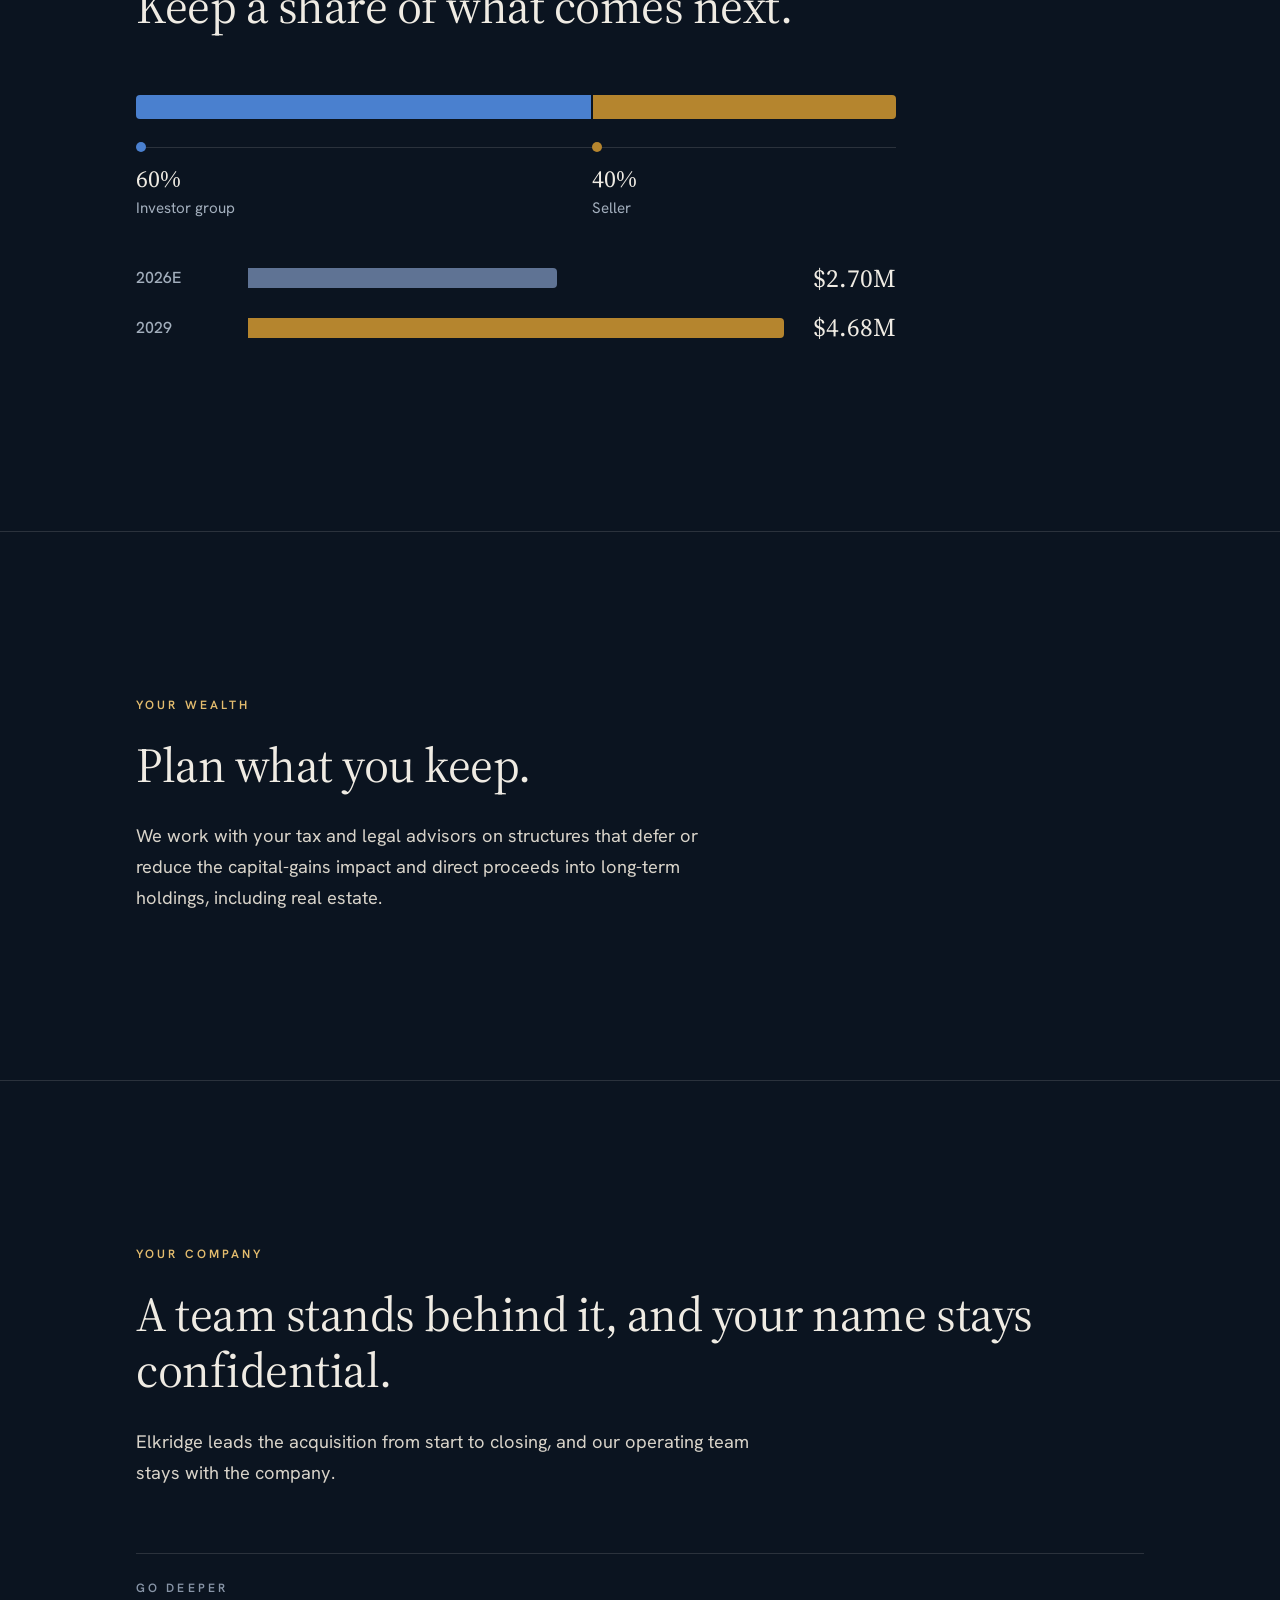
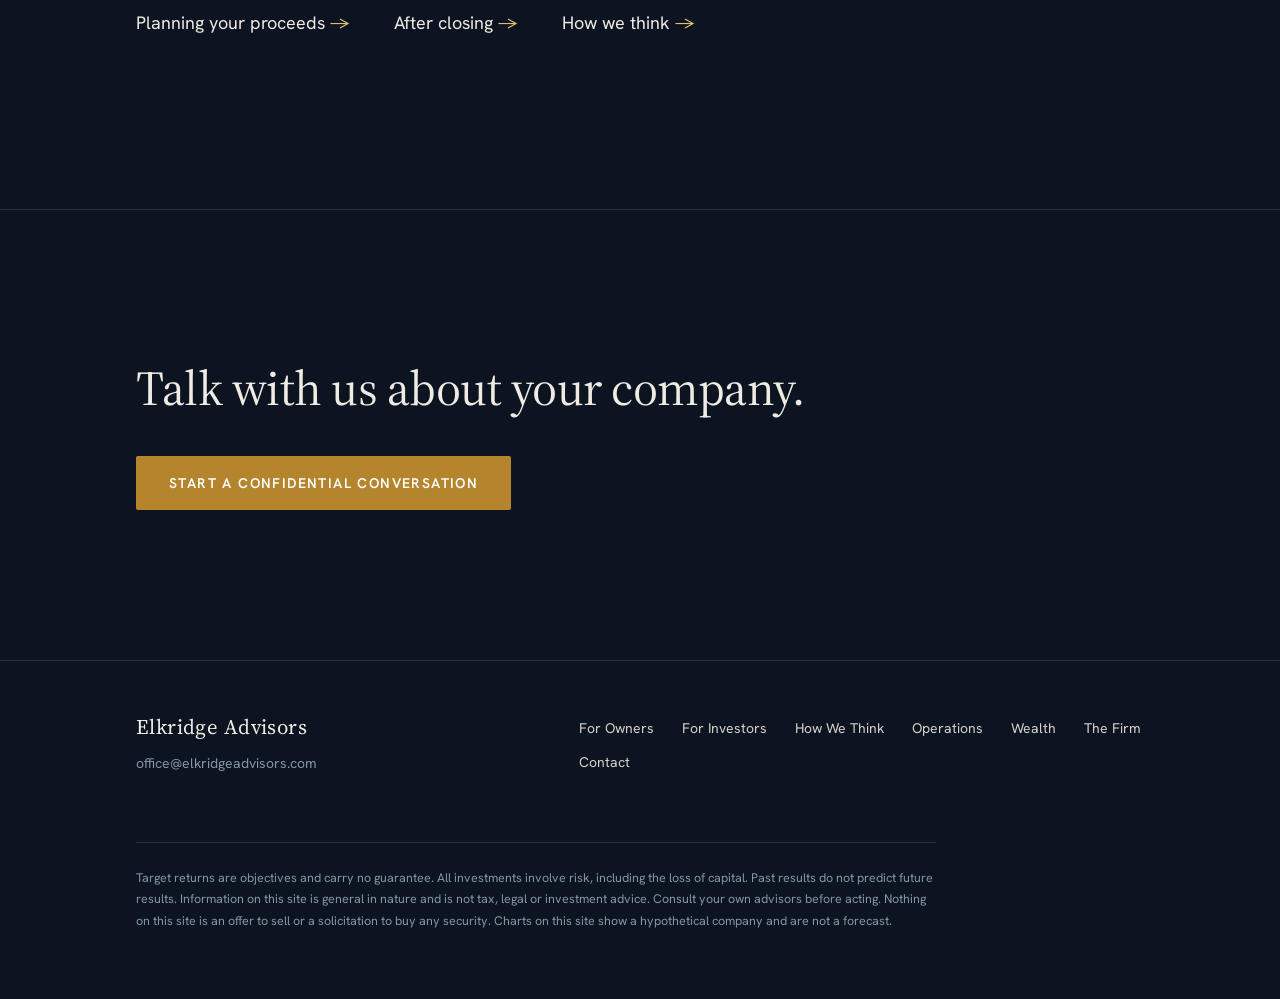
<file: owners.html>
<!DOCTYPE html>
<html lang="en">
<head>
<meta charset="utf-8">
<meta name="viewport" content="width=device-width, initial-scale=1">
<meta name="robots" content="noindex, nofollow">
<title>For Business Owners - Elkridge Advisors</title>
<meta name="description" content="Sell your company on your terms, and choose your role afterward.">
<link rel="icon" type="image/png" href="assets/elkridge-mark.png">
<link rel="preconnect" href="https://fonts.googleapis.com"><link rel="preconnect" href="https://fonts.gstatic.com" crossorigin><link href="https://fonts.googleapis.com/css2?family=Hanken+Grotesk:wght@400;500;600&family=Source+Serif+4:opsz,wght@8..60,400;8..60,600&display=swap" rel="stylesheet">
<script>document.documentElement.className += ' js';</script>
<link rel="stylesheet" href="style.css">
</head>
<body>

<header class="site-header">
  <div class="wrap">
    <a class="brand" href="index.html" aria-label="Elkridge Advisors home"><img src="assets/elkridge-mark-ivory.png" alt="Elkridge Advisors" width="301" height="98"></a>
    <nav class="nav" aria-label="Primary">
      <a href="owners.html" aria-current="page">For Owners</a>
      <a href="investors.html">For Investors</a>
    </nav>
  </div>
</header>

<main>
<section class="hero">
  <div class="wrap">
    <p class="eyebrow">For business owners</p>
    <h1>Sell your company on your terms.</h1>
    <p class="lede">Keep a stake in what you built, or step away entirely.</p>
    <div class="doors"><a class="btn btn-gold" href="mailto:office@elkridgeadvisors.com?subject=Business%20owner%20inquiry">Start a confidential conversation</a></div>
  </div>
  <svg class="ridges" viewBox="0 0 1440 300" preserveAspectRatio="none" aria-hidden="true" focusable="false">
    <path d="M0 170 L120 140 L240 165 L380 105 L520 150 L660 95 L800 140 L940 80 L1080 130 L1220 100 L1340 140 L1440 120 V300 H0 Z" fill="#12203a" fill-opacity=".85"/>
    <path d="M0 170 L120 140 L240 165 L380 105 L520 150 L660 95 L800 140 L940 80 L1080 130 L1220 100 L1340 140 L1440 120" fill="none" stroke="#b5852e" stroke-opacity=".55" stroke-width="1.2" vector-effect="non-scaling-stroke"/>
    <path d="M0 220 L160 185 L300 215 L470 160 L620 210 L780 170 L930 215 L1090 165 L1250 205 L1440 175 V300 H0 Z" fill="#0e192a"/>
    <path d="M0 270 L200 245 L380 268 L580 235 L760 262 L960 240 L1160 266 L1300 248 L1440 262 V300 H0 Z" fill="#0b1420"/>
  </svg>
</section>

<section class="block">
  <div class="wrap reveal">
    <p class="kicker">Your role</p>
    <h2>Stay as involved as you like.</h2>
    <p class="intro">A full exit, an advisory role or a seat at the table.</p>
    <p class="marg">Full sale &middot; Rollover equity &middot; Advisor or consultant role</p>
  </div>
</section>

<section class="block">
  <div class="wrap reveal">
    <p class="kicker">Your stake</p>
    <h2>Keep a share of what comes next.</h2>
    <div class="mchart"><div class="stack" role="img" aria-label="Ownership after closing: 60% investor group, 40% seller"><div class="seg" style="flex:60;background:#4a80cf"></div><div class="seg" style="flex:40;background:#b5852e"></div></div><ul class="stack-key own"><li style="width:60%"><i style="background:#4a80cf"></i><b>60%</b>Investor group</li><li style="width:40%"><i style="background:#b5852e"></i><b>40%</b>Seller</li></ul><div class="gap-top"><div class="hrow"><span class="hlab">2026E</span><div class="htrack"><div class="hbar" style="width:57.7%;background:#5f7394"></div></div><span class="hval">$2.70M</span></div><div class="hrow"><span class="hlab">2029</span><div class="htrack"><div class="hbar" style="width:100.0%;background:#b5852e"></div></div><span class="hval">$4.68M</span></div></div></div>
  </div>
</section>

<section class="block">
  <div class="wrap reveal">
    <p class="kicker">Your wealth</p>
    <h2>Plan what you keep.</h2>
    <p class="intro">We work with your tax and legal advisors on structures that defer or reduce the capital-gains impact and direct proceeds into long-term holdings, including real estate.</p>
  </div>
</section>

<section class="block">
  <div class="wrap reveal">
    <p class="kicker">Your company</p>
    <h2>A team stands behind it, and your name stays confidential.</h2>
    <p class="intro">Elkridge leads the acquisition from start to closing, and our operating team stays with the company.</p>
    <div class="deeper"><span>Go deeper</span><a href="wealth.html">Planning your proceeds</a><a href="operations.html">After closing</a><a href="approach.html">How we think</a></div>
  </div>
</section>

<section class="close" id="contact">
  <div class="wrap reveal">
    <h2>Talk with us about your company.</h2>
    <div class="doors"><a class="btn btn-gold" href="mailto:office@elkridgeadvisors.com?subject=Business%20owner%20inquiry">Start a confidential conversation</a></div>
  </div>
</section>
</main>

<footer>
  <div class="wrap">
    <div>
      <p class="wordmark">Elkridge Advisors</p>
      <p>office@elkridgeadvisors.com</p>
    </div>
    <div class="links">
      <a href="owners.html">For Owners</a>
      <a href="investors.html">For Investors</a>
      <a href="approach.html">How We Think</a>
      <a href="operations.html">Operations</a>
      <a href="wealth.html">Wealth</a>
      <a href="index.html#firm">The Firm</a>
      <a href="index.html#contact">Contact</a>
    </div>
    <p class="fine">Target returns are objectives and carry no guarantee. All investments involve risk, including the loss of capital. Past results do not predict future results. Information on this site is general in nature and is not tax, legal or investment advice. Consult your own advisors before acting. Nothing on this site is an offer to sell or a solicitation to buy any security. Charts on this site show a hypothetical company and are not a forecast.</p>
  </div>
</footer>

<script>
(function () {
  var els = document.querySelectorAll('.reveal');
  if (!('IntersectionObserver' in window)) { for (var i = 0; i < els.length; i++) els[i].className += ' in'; return; }
  var io = new IntersectionObserver(function (entries) {
    entries.forEach(function (e) { if (e.isIntersecting) { e.target.className += ' in'; io.unobserve(e.target); } });
  }, { threshold: 0.12 });
  for (var j = 0; j < els.length; j++) io.observe(els[j]);
})();
</script>
</body>
</html>
</file>
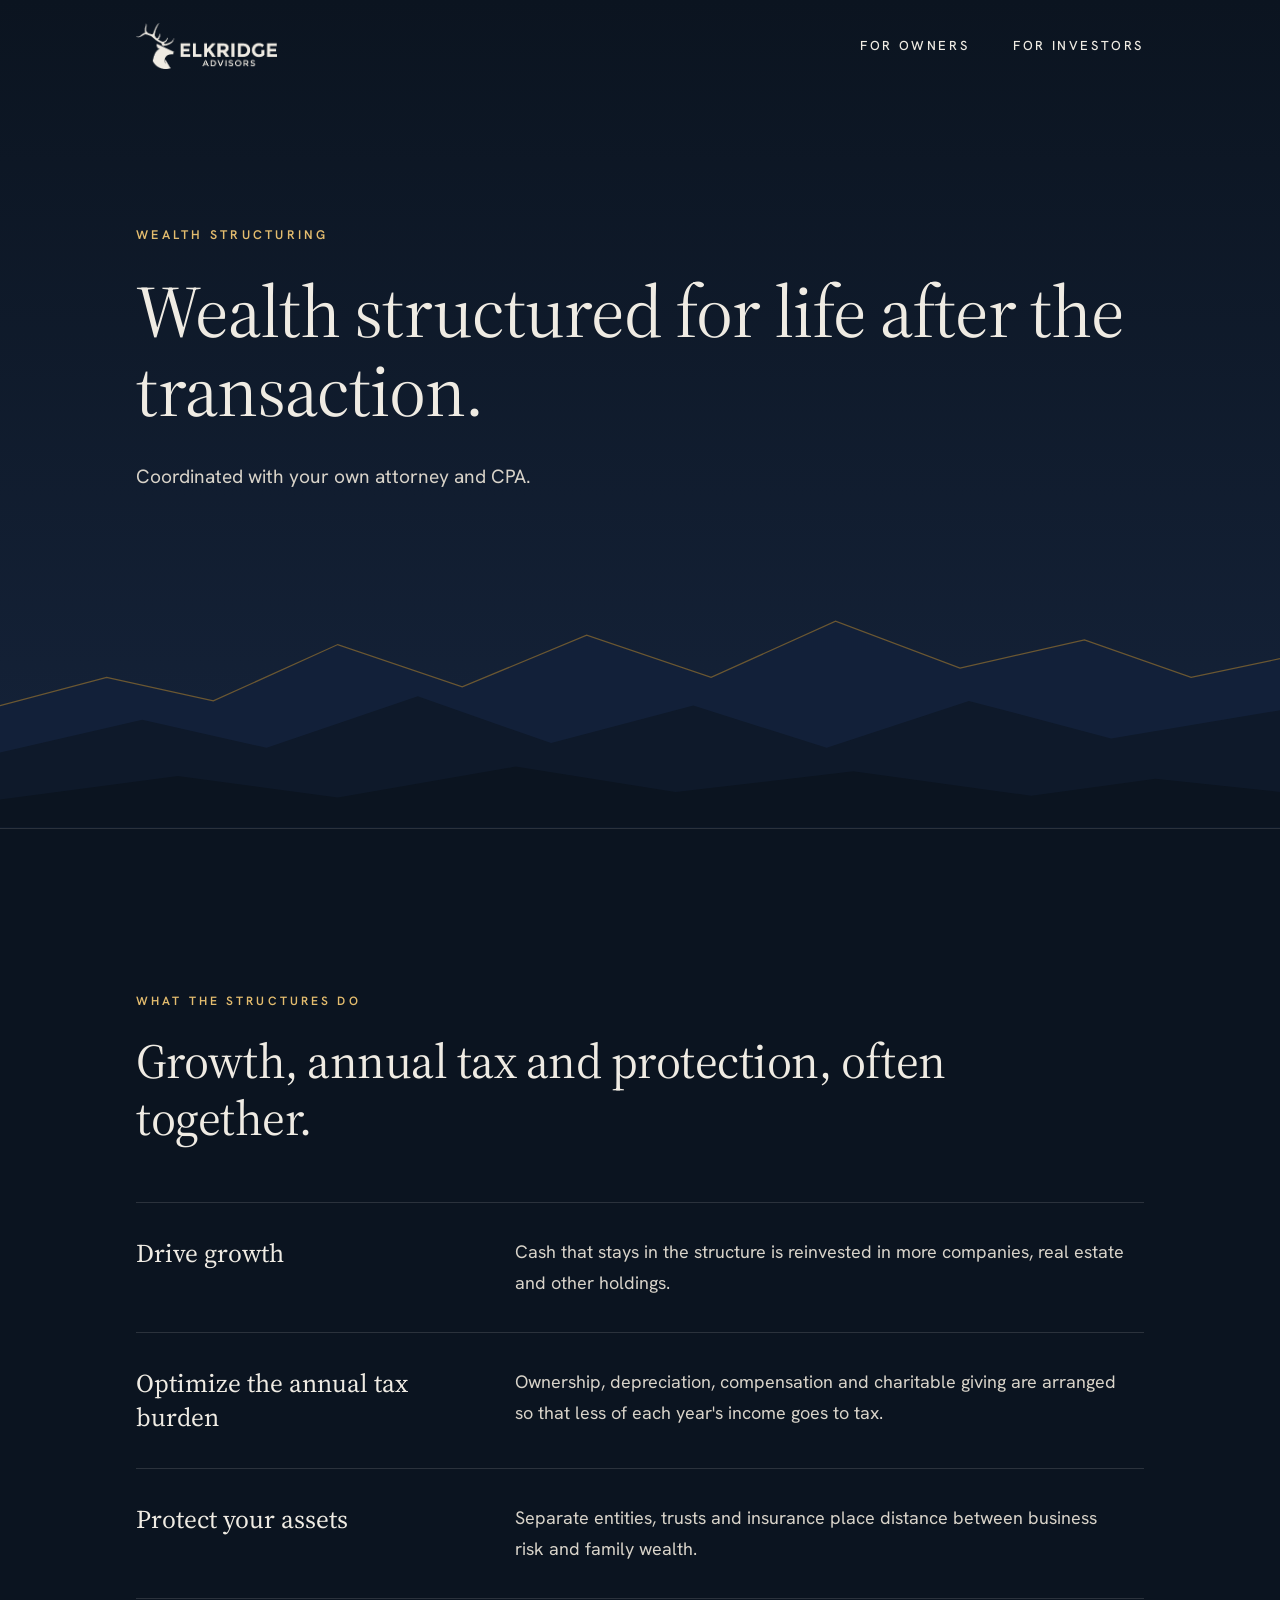
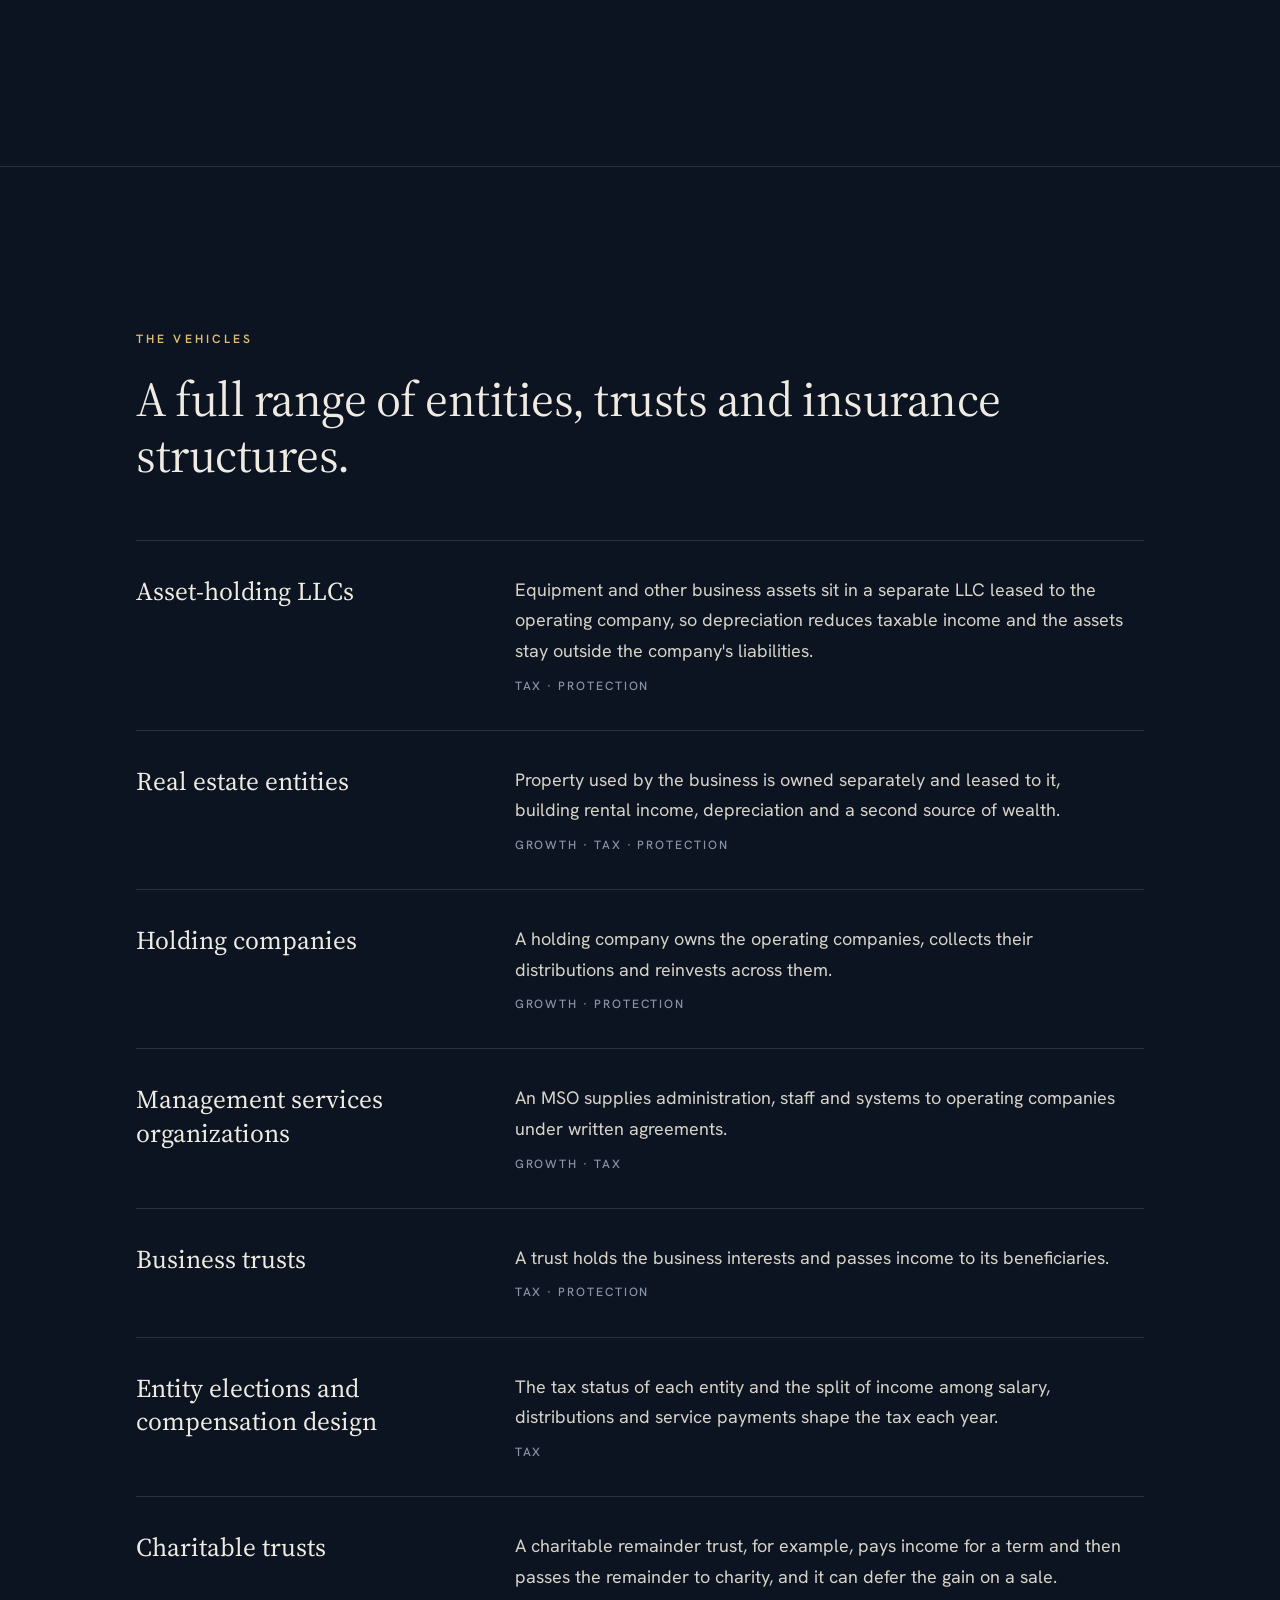
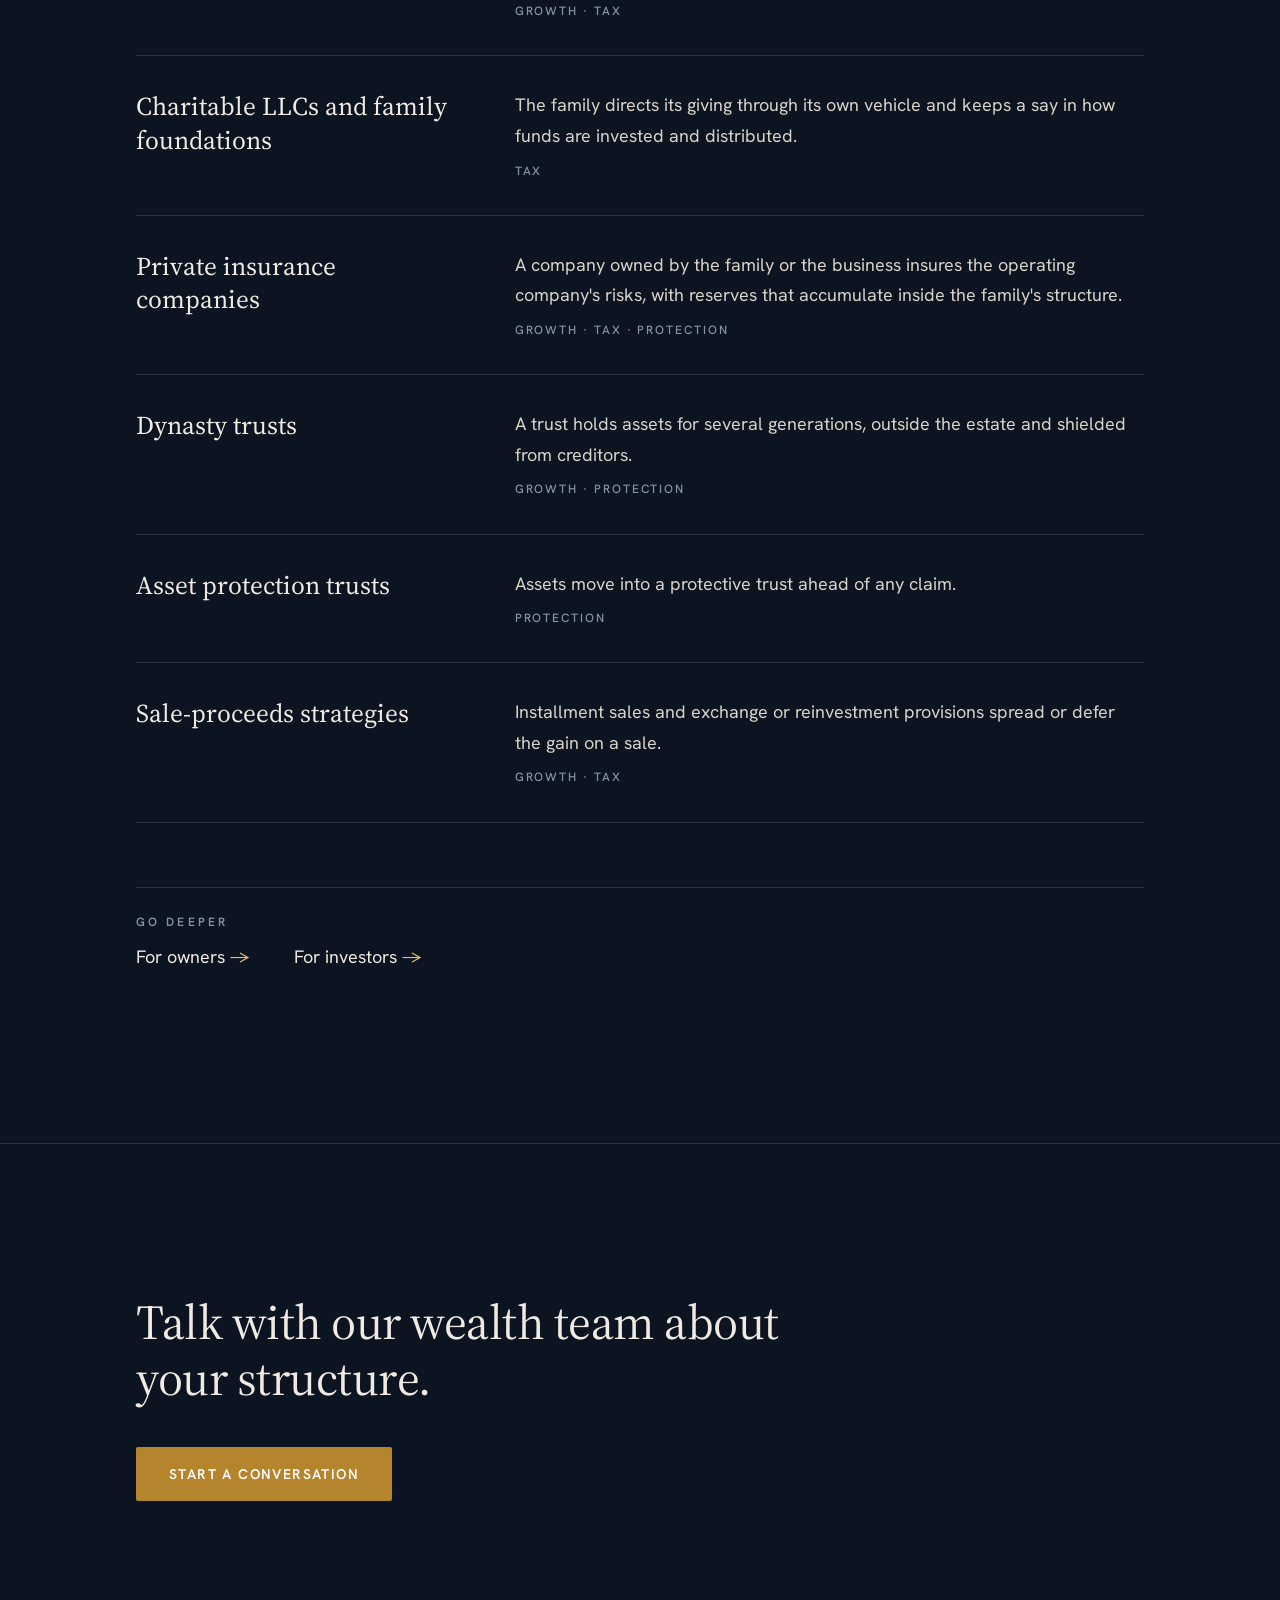
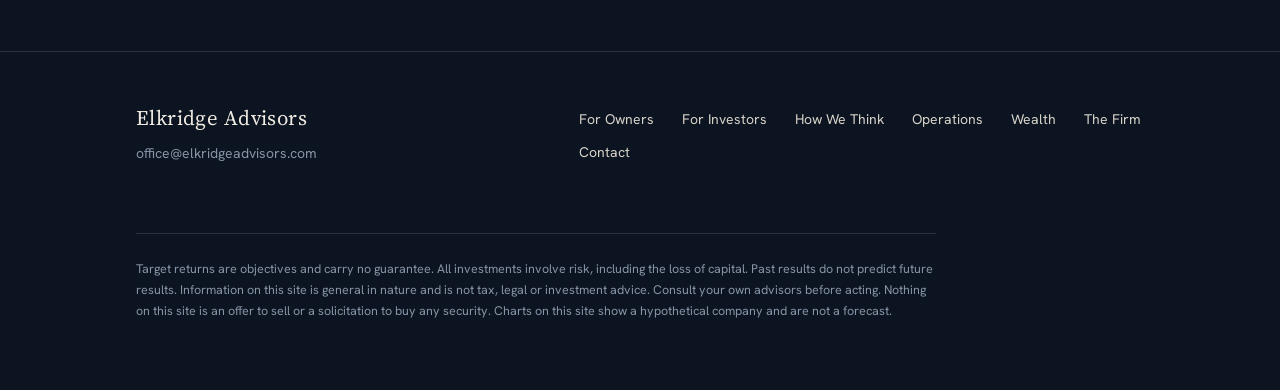
<file: wealth.html>
<!DOCTYPE html>
<html lang="en">
<head>
<meta charset="utf-8">
<meta name="viewport" content="width=device-width, initial-scale=1">
<meta name="robots" content="noindex, nofollow">
<title>Wealth Structuring - Elkridge Advisors</title>
<meta name="description" content="The structures Elkridge applies to drive growth, optimize the annual tax burden and protect assets.">
<link rel="icon" type="image/png" href="assets/elkridge-mark.png">
<link rel="preconnect" href="https://fonts.googleapis.com"><link rel="preconnect" href="https://fonts.gstatic.com" crossorigin><link href="https://fonts.googleapis.com/css2?family=Hanken+Grotesk:wght@400;500;600&family=Source+Serif+4:opsz,wght@8..60,400;8..60,600&display=swap" rel="stylesheet">
<script>document.documentElement.className += ' js';</script>
<link rel="stylesheet" href="style.css">
</head>
<body>

<header class="site-header">
  <div class="wrap">
    <a class="brand" href="index.html" aria-label="Elkridge Advisors home"><img src="assets/elkridge-mark-ivory.png" alt="Elkridge Advisors" width="301" height="98"></a>
    <nav class="nav" aria-label="Primary">
      <a href="owners.html">For Owners</a>
      <a href="investors.html">For Investors</a>
    </nav>
  </div>
</header>

<main>
<section class="hero">
  <div class="wrap">
    <p class="eyebrow">Wealth structuring</p>
    <h1>Wealth structured for life after the transaction.</h1>
    <p class="lede">Coordinated with your own attorney and CPA.</p>
  </div>
  <svg class="ridges" viewBox="0 0 1440 300" preserveAspectRatio="none" aria-hidden="true" focusable="false">
    <path d="M0 170 L120 140 L240 165 L380 105 L520 150 L660 95 L800 140 L940 80 L1080 130 L1220 100 L1340 140 L1440 120 V300 H0 Z" fill="#12203a" fill-opacity=".85"/>
    <path d="M0 170 L120 140 L240 165 L380 105 L520 150 L660 95 L800 140 L940 80 L1080 130 L1220 100 L1340 140 L1440 120" fill="none" stroke="#b5852e" stroke-opacity=".55" stroke-width="1.2" vector-effect="non-scaling-stroke"/>
    <path d="M0 220 L160 185 L300 215 L470 160 L620 210 L780 170 L930 215 L1090 165 L1250 205 L1440 175 V300 H0 Z" fill="#0e192a"/>
    <path d="M0 270 L200 245 L380 268 L580 235 L760 262 L960 240 L1160 266 L1300 248 L1440 262 V300 H0 Z" fill="#0b1420"/>
  </svg>
</section>

<section class="block">
  <div class="wrap reveal">
    <p class="kicker">What the structures do</p>
    <h2>Growth, annual tax and protection, often together.</h2>
    <div class="rows">
    <div class="row">
      <h3>Drive growth</h3>
      <div><p>Cash that stays in the structure is reinvested in more companies, real estate and other holdings.</p></div>
    </div>
    <div class="row">
      <h3>Optimize the annual tax burden</h3>
      <div><p>Ownership, depreciation, compensation and charitable giving are arranged so that less of each year's income goes to tax.</p></div>
    </div>
    <div class="row">
      <h3>Protect your assets</h3>
      <div><p>Separate entities, trusts and insurance place distance between business risk and family wealth.</p></div>
    </div>
    </div>
  </div>
</section>

<section class="block">
  <div class="wrap reveal">
    <p class="kicker">The vehicles</p>
    <h2>A full range of entities, trusts and insurance structures.</h2>
    <div class="rows">
    <div class="row">
      <h3>Asset-holding LLCs</h3>
      <div><p>Equipment and other business assets sit in a separate LLC leased to the operating company, so depreciation reduces taxable income and the assets stay outside the company's liabilities.</p>
        <p class="tags">Tax &middot; Protection</p></div>
    </div>
    <div class="row">
      <h3>Real estate entities</h3>
      <div><p>Property used by the business is owned separately and leased to it, building rental income, depreciation and a second source of wealth.</p>
        <p class="tags">Growth &middot; Tax &middot; Protection</p></div>
    </div>
    <div class="row">
      <h3>Holding companies</h3>
      <div><p>A holding company owns the operating companies, collects their distributions and reinvests across them.</p>
        <p class="tags">Growth &middot; Protection</p></div>
    </div>
    <div class="row">
      <h3>Management services organizations</h3>
      <div><p>An MSO supplies administration, staff and systems to operating companies under written agreements.</p>
        <p class="tags">Growth &middot; Tax</p></div>
    </div>
    <div class="row">
      <h3>Business trusts</h3>
      <div><p>A trust holds the business interests and passes income to its beneficiaries.</p>
        <p class="tags">Tax &middot; Protection</p></div>
    </div>
    <div class="row">
      <h3>Entity elections and compensation design</h3>
      <div><p>The tax status of each entity and the split of income among salary, distributions and service payments shape the tax each year.</p>
        <p class="tags">Tax</p></div>
    </div>
    <div class="row">
      <h3>Charitable trusts</h3>
      <div><p>A charitable remainder trust, for example, pays income for a term and then passes the remainder to charity, and it can defer the gain on a sale.</p>
        <p class="tags">Growth &middot; Tax</p></div>
    </div>
    <div class="row">
      <h3>Charitable LLCs and family foundations</h3>
      <div><p>The family directs its giving through its own vehicle and keeps a say in how funds are invested and distributed.</p>
        <p class="tags">Tax</p></div>
    </div>
    <div class="row">
      <h3>Private insurance companies</h3>
      <div><p>A company owned by the family or the business insures the operating company's risks, with reserves that accumulate inside the family's structure.</p>
        <p class="tags">Growth &middot; Tax &middot; Protection</p></div>
    </div>
    <div class="row">
      <h3>Dynasty trusts</h3>
      <div><p>A trust holds assets for several generations, outside the estate and shielded from creditors.</p>
        <p class="tags">Growth &middot; Protection</p></div>
    </div>
    <div class="row">
      <h3>Asset protection trusts</h3>
      <div><p>Assets move into a protective trust ahead of any claim.</p>
        <p class="tags">Protection</p></div>
    </div>
    <div class="row">
      <h3>Sale-proceeds strategies</h3>
      <div><p>Installment sales and exchange or reinvestment provisions spread or defer the gain on a sale.</p>
        <p class="tags">Growth &middot; Tax</p></div>
    </div>
    </div>
    <div class="deeper"><span>Go deeper</span><a href="owners.html">For owners</a><a href="investors.html">For investors</a></div>
  </div>
</section>

<section class="close" id="contact">
  <div class="wrap reveal">
    <h2>Talk with our wealth team about your structure.</h2>
    <div class="doors"><a class="btn btn-gold" href="mailto:office@elkridgeadvisors.com?subject=Wealth%20structuring%20inquiry">Start a conversation</a></div>
  </div>
</section>
</main>

<footer>
  <div class="wrap">
    <div>
      <p class="wordmark">Elkridge Advisors</p>
      <p>office@elkridgeadvisors.com</p>
    </div>
    <div class="links">
      <a href="owners.html">For Owners</a>
      <a href="investors.html">For Investors</a>
      <a href="approach.html">How We Think</a>
      <a href="operations.html">Operations</a>
      <a href="wealth.html">Wealth</a>
      <a href="index.html#firm">The Firm</a>
      <a href="index.html#contact">Contact</a>
    </div>
    <p class="fine">Target returns are objectives and carry no guarantee. All investments involve risk, including the loss of capital. Past results do not predict future results. Information on this site is general in nature and is not tax, legal or investment advice. Consult your own advisors before acting. Nothing on this site is an offer to sell or a solicitation to buy any security. Charts on this site show a hypothetical company and are not a forecast.</p>
  </div>
</footer>

<script>
(function () {
  var els = document.querySelectorAll('.reveal');
  if (!('IntersectionObserver' in window)) { for (var i = 0; i < els.length; i++) els[i].className += ' in'; return; }
  var io = new IntersectionObserver(function (entries) {
    entries.forEach(function (e) { if (e.isIntersecting) { e.target.className += ' in'; io.unobserve(e.target); } });
  }, { threshold: 0.12 });
  for (var j = 0; j < els.length; j++) io.observe(els[j]);
})();
</script>
</body>
</html>
</file>
<file: style.css>
:root{
  --navy:#0b1420; --navy-2:#0f1a29; --navy-3:#15233a;
  --ivory:#efebe3; --text:#d8d3c9; --mute:#a3afbd; --faint:#8794a6;
  --gold:#b5852e; --gold-text:#e3bc6e; --steel:#4a80cf; --steel-text:#8fb4ee;
  --hair:rgba(239,235,227,.14); --hair-hi:rgba(239,235,227,.3);
  --serif:"Source Serif 4",Georgia,serif; --sans:"Hanken Grotesk",system-ui,sans-serif;
  --wrap:1120px; --gutter:clamp(22px,5vw,56px);
}
*{box-sizing:border-box}
html{scroll-behavior:auto}
body{margin:0;background:var(--navy);color:var(--text);font:400 18px/1.7 var(--sans);-webkit-font-smoothing:antialiased}
img{max-width:100%;display:block}
a{color:var(--ivory)}
.wrap{max-width:var(--wrap);margin:0 auto;padding:0 var(--gutter)}

/* Header: transparent over the hero */
.site-header{position:absolute;top:0;left:0;right:0;z-index:10}
.site-header .wrap{display:flex;align-items:center;justify-content:space-between;gap:24px;min-height:92px}
.brand img{height:46px;width:auto}
.nav{display:flex;align-items:center;gap:clamp(22px,4vw,44px)}
.nav a{color:var(--ivory);text-decoration:none;font:500 13px/1 var(--sans);letter-spacing:.2em;text-transform:uppercase;padding:8px 0;border-bottom:1px solid transparent;transition:border-color .25s}
.nav a:hover,.nav a[aria-current="page"]{border-bottom-color:var(--gold)}

/* Hero */
.hero{position:relative;min-height:92vh;display:flex;flex-direction:column;justify-content:center;background:linear-gradient(180deg,var(--navy) 0%,var(--navy-3) 100%);overflow:hidden}
.hero .wrap{position:relative;z-index:2;width:100%;padding-top:150px;padding-bottom:clamp(170px,20vw,260px)}
.eyebrow{font:600 12.5px/1 var(--sans);letter-spacing:.26em;text-transform:uppercase;color:var(--gold-text);margin:0 0 30px}
.hero h1{font:400 clamp(2.5rem,5.8vw,4.6rem)/1.08 var(--serif);letter-spacing:-.014em;color:var(--ivory);margin:0;max-width:15em}
.hero .lede{font-size:clamp(1.08rem,1.5vw,1.25rem);line-height:1.65;color:var(--text);max-width:36em;margin:30px 0 0}
.doors{display:flex;flex-wrap:wrap;gap:16px;margin-top:46px}
.ridges{position:absolute;left:0;right:0;bottom:0;width:100%;height:clamp(150px,22vw,300px);z-index:1;display:block}

.btn{display:inline-block;font:600 14px/1 var(--sans);letter-spacing:.1em;text-transform:uppercase;text-decoration:none;padding:19px 32px;border:1px solid transparent;border-radius:2px;transition:background .25s,border-color .25s,color .25s}
.btn-gold{background:var(--gold);color:#fff}
.btn-gold:hover{background:#c99534}
.btn-line{border-color:var(--hair-hi);color:var(--ivory)}
.btn-line:hover{border-color:var(--ivory)}

/* Sections: space and one hairline, no bands or boxes */
.block{padding:clamp(88px,13vw,170px) 0;border-top:1px solid var(--hair)}
.kicker{font:600 12px/1 var(--sans);letter-spacing:.26em;text-transform:uppercase;color:var(--gold-text);margin:0 0 26px}
h2{font:400 clamp(1.9rem,3.8vw,3.1rem)/1.16 var(--serif);letter-spacing:-.01em;color:var(--ivory);margin:0;max-width:19em}
.intro{font-size:1.14rem;line-height:1.7;color:var(--text);max-width:34em;margin:28px 0 0}
.marg{font:500 12.5px/1.9 var(--sans);letter-spacing:.16em;text-transform:uppercase;color:var(--faint);margin:34px 0 0}

/* Facts */
.facts{display:grid;grid-template-columns:repeat(3,minmax(0,1fr));border-top:1px solid var(--hair)}
.facts.four{grid-template-columns:repeat(4,minmax(0,1fr))}
.fact{padding:44px 32px 44px 0}
.fact + .fact{padding-left:32px;border-left:1px solid var(--hair)}
.fact .num{font:400 clamp(2.2rem,4vw,3.1rem)/1 var(--serif);color:var(--ivory);margin:0 0 12px}
.fact .label{font-size:.95rem;line-height:1.5;color:var(--mute);margin:0;max-width:18em}

/* Two statements */
.pair{display:grid;grid-template-columns:repeat(2,minmax(0,1fr));gap:clamp(40px,8vw,120px)}
.pair h2{font-size:clamp(1.5rem,2.6vw,2.1rem);line-height:1.28}
.pair .kicker{margin-bottom:20px}
.pair p{margin:22px 0 0;max-width:26em}

/* Rows: a label and one sentence */
.rows{margin-top:56px;border-bottom:1px solid var(--hair)}
.row{display:grid;grid-template-columns:minmax(0,1fr) minmax(0,2fr);gap:clamp(24px,5vw,72px);padding:34px 0;border-top:1px solid var(--hair)}
.row h3{font:400 clamp(1.3rem,2vw,1.6rem)/1.3 var(--serif);color:var(--ivory);margin:0}
.row p{margin:0;max-width:34em}
.row .marg{margin-top:14px}
.row .tags{font:500 12px/1.6 var(--sans);letter-spacing:.16em;text-transform:uppercase;color:var(--faint);margin-top:10px}

/* Quiet links */
.deeper{display:flex;flex-wrap:wrap;gap:14px 44px;margin-top:64px;padding-top:28px;border-top:1px solid var(--hair)}
.deeper span{flex-basis:100%;font:600 12px/1 var(--sans);letter-spacing:.26em;text-transform:uppercase;color:var(--faint)}
.deeper a,.link{color:var(--ivory);text-decoration:none;background:linear-gradient(var(--gold),var(--gold)) 0 100%/0 1px no-repeat;padding-bottom:4px;transition:background-size .3s}
.deeper a:hover,.link:hover{background-size:100% 1px}
.deeper a::after,.link::after{content:" \2192";color:var(--gold-text)}

/* Close and footer */
.close{border-top:1px solid var(--hair);padding:clamp(88px,12vw,150px) 0}
.close h2{max-width:14em}
.close .doors{margin-top:40px}
footer{border-top:1px solid var(--hair);color:var(--faint);font-size:14px;line-height:1.7}
footer .wrap{padding-top:56px;padding-bottom:56px;display:grid;grid-template-columns:1fr 1.4fr;gap:40px}
footer a{color:var(--text);text-decoration:none}
footer a:hover{text-decoration:underline}
footer .wordmark{font:400 1.3rem/1 var(--serif);color:var(--ivory);letter-spacing:.02em;margin:0 0 10px}
footer .links{display:flex;gap:10px 28px;flex-wrap:wrap;align-content:flex-start}
footer .fine{grid-column:1/-1;border-top:1px solid var(--hair);padding-top:24px;font-size:12.5px;max-width:64em}

a:focus-visible,.btn:focus-visible{outline:2px solid var(--steel-text);outline-offset:4px}

/* Illustration page */
.disclosure{border-top:1px solid var(--hair);color:var(--faint);font-size:.92rem;line-height:1.65}
.disclosure .wrap{padding-top:26px;padding-bottom:26px}
.disclosure strong{color:var(--gold-text);font-weight:600}

/* Minimal charts: plain HTML shapes, one accent, labels at the ends only */
.mchart{max-width:760px;margin:60px 0 0}
.mbars{display:grid;grid-template-columns:repeat(6,minmax(0,1fr));align-items:end;height:260px;border-bottom:1px solid var(--hair-hi)}
.mcol{display:flex;flex-direction:column;align-items:center;justify-content:flex-end;height:100%;position:relative}
.mcol .bar{width:24px;max-width:60%;background:var(--steel);border-radius:4px 4px 0 0;margin-top:8px}
.mcol .bar.base0{background:#5f7394}
.mcol .bar.last{background:var(--gold)}
.mval{font:600 15px/1 var(--sans);color:var(--ivory);min-height:15px;white-space:nowrap}
.myr{position:absolute;bottom:-32px;font:13px/1 var(--sans);color:var(--faint)}
.mchart:has(.mbars){padding-bottom:36px}
.stack{display:flex;gap:2px;height:24px}
.stack .seg{height:100%}
.stack .seg:first-child{border-radius:4px 0 0 4px}
.stack .seg:last-child{border-radius:0 4px 4px 0}
.stack-key{display:grid;grid-template-columns:repeat(4,minmax(0,1fr));gap:24px;margin:28px 0 0;padding:0;list-style:none}
.stack-key li{border-top:1px solid var(--hair);padding-top:16px;font-size:.95rem;color:var(--mute);position:relative}
.stack-key i{position:absolute;top:-6px;left:0;width:10px;height:10px;border-radius:50%}
.stack-key b{display:block;font:400 1.5rem/1.25 var(--serif);color:var(--ivory);margin-bottom:2px}
.hrow{display:grid;grid-template-columns:96px minmax(0,1fr) 96px;align-items:center;gap:16px;margin:0 0 24px}
.hlab{font:500 1rem/1 var(--sans);color:var(--mute)}
.htrack{height:20px}
.hbar{height:100%;border-radius:0 4px 4px 0}
.hval{font:400 1.6rem/1 var(--serif);color:var(--ivory);text-align:right}
.mmult{font:400 1.15rem/1.4 var(--serif);color:var(--ivory);margin:34px 0 0;padding-top:20px;border-top:1px solid var(--hair)}
.rail{position:relative;height:2px;background:var(--hair-hi);margin:128px 40px 80px}
.rail .dot{position:absolute;top:50%;width:14px;height:14px;margin:-7px 0 0 -7px;border-radius:50%;background:var(--steel-text);box-shadow:0 0 0 4px var(--navy)}
.rail .dot.base{width:20px;height:20px;margin:-10px 0 0 -10px;background:var(--gold)}
.rail .dlab{position:absolute;bottom:26px;left:50%;transform:translateX(-50%);text-align:center;white-space:nowrap}
.rail .dot.base .dlab{bottom:29px}
.rail .dlab em{display:block;font:normal 500 .86rem/1.2 var(--sans);color:var(--mute);letter-spacing:.14em;text-transform:uppercase}
.rail .dlab b{display:block;font:400 1.9rem/1.2 var(--serif);color:var(--ivory)}
.rail .tick{position:absolute;top:-10px;width:1px;height:22px;background:var(--hair-hi)}
.rail .tick span{position:absolute;top:32px;left:50%;transform:translateX(-50%);white-space:nowrap;font:13px/1 var(--sans);color:var(--faint)}

/* Reveal on scroll; content is visible without scripts or with reduced motion */
.js .reveal{opacity:0;transform:translateY(14px);transition:opacity .9s ease,transform .9s ease}
.js .reveal.in{opacity:1;transform:none}
@media (prefers-reduced-motion:reduce){.js .reveal{opacity:1;transform:none;transition:none}.nav a,.btn,.deeper a,.link{transition:none}}

@media (max-width:900px){
  .pair,.row{grid-template-columns:minmax(0,1fr)}
  .row{gap:12px}
  .facts,.facts.four{grid-template-columns:minmax(0,1fr)}
  .fact{padding:30px 0}
  .fact + .fact{padding-left:0;border-left:0;border-top:1px solid var(--hair)}
  .stack-key{grid-template-columns:repeat(2,minmax(0,1fr))}
  footer .wrap{grid-template-columns:minmax(0,1fr)}
}
@media (max-width:640px){
  body{font-size:17px}
  .site-header .wrap{min-height:76px}
  .brand img{height:38px}
  .nav{gap:18px}
  .nav a{font-size:11.5px;letter-spacing:.14em}
  .hero{min-height:86vh}
  .hero .wrap{padding-top:120px}
  .doors .btn{width:100%;text-align:center}
  .mbars{height:200px}
  .mval{font-size:13px}
  .hrow{grid-template-columns:72px minmax(0,1fr) 76px;gap:10px}
  .hval{font-size:1.25rem}
  .rail{margin:112px 28px 84px}
  .rail .dlab b{font-size:1.45rem}
  .rail .dlab em{font-size:.72rem;letter-spacing:.08em}
}

/* Waterfall */
.wf{display:grid;grid-template-columns:repeat(5,minmax(0,1fr));gap:8px;height:300px;position:relative;border-bottom:1px solid var(--hair-hi);margin-bottom:76px}
.wcol{position:relative;height:100%}
.wbar{position:absolute;left:50%;width:24px;margin-left:-12px;background:var(--steel);border-radius:3px}
.wbar.t0{background:#5f7394}
.wbar.t1{background:var(--gold)}
.wval{position:absolute;left:0;right:0;text-align:center;font:600 14px/1 var(--sans);color:var(--ivory);white-space:nowrap}
.wlab{position:absolute;top:100%;left:0;right:0;margin-top:16px;text-align:center;font:500 11.5px/1.4 var(--sans);letter-spacing:.12em;text-transform:uppercase;color:var(--faint)}

/* Grouped columns */
.gchart{display:grid;gap:28px;height:300px;border-bottom:1px solid var(--hair-hi);margin-bottom:64px}
.grp{position:relative;display:flex;align-items:flex-end;justify-content:center;gap:6px;height:100%;padding-top:56px}
.gbar{width:24px;border-radius:3px 3px 0 0}
.gtop{position:absolute;top:0;left:0;right:0;text-align:center;font:400 1.7rem/1.2 var(--serif);color:var(--ivory)}
.gtop small{font:500 12px/1 var(--sans);letter-spacing:.1em;color:var(--faint);text-transform:uppercase}
.glab{position:absolute;top:100%;left:0;right:0;margin-top:16px;text-align:center;font:500 11.5px/1.4 var(--sans);letter-spacing:.12em;text-transform:uppercase;color:var(--faint)}

/* Ownership */
.stack-key.own{display:flex;gap:0}
.stack-key.own li{padding-right:12px}
.gap-top{margin-top:44px}

@media (max-width:640px){
  .wf,.gchart{height:240px}
  .wval{font-size:12px}
  .wlab,.glab{font-size:10px;letter-spacing:.06em}
  .gtop{font-size:1.3rem}
  .gtop small{display:block;margin-top:2px;font-size:10px}
  .grp{padding-top:60px}
}
</file>
